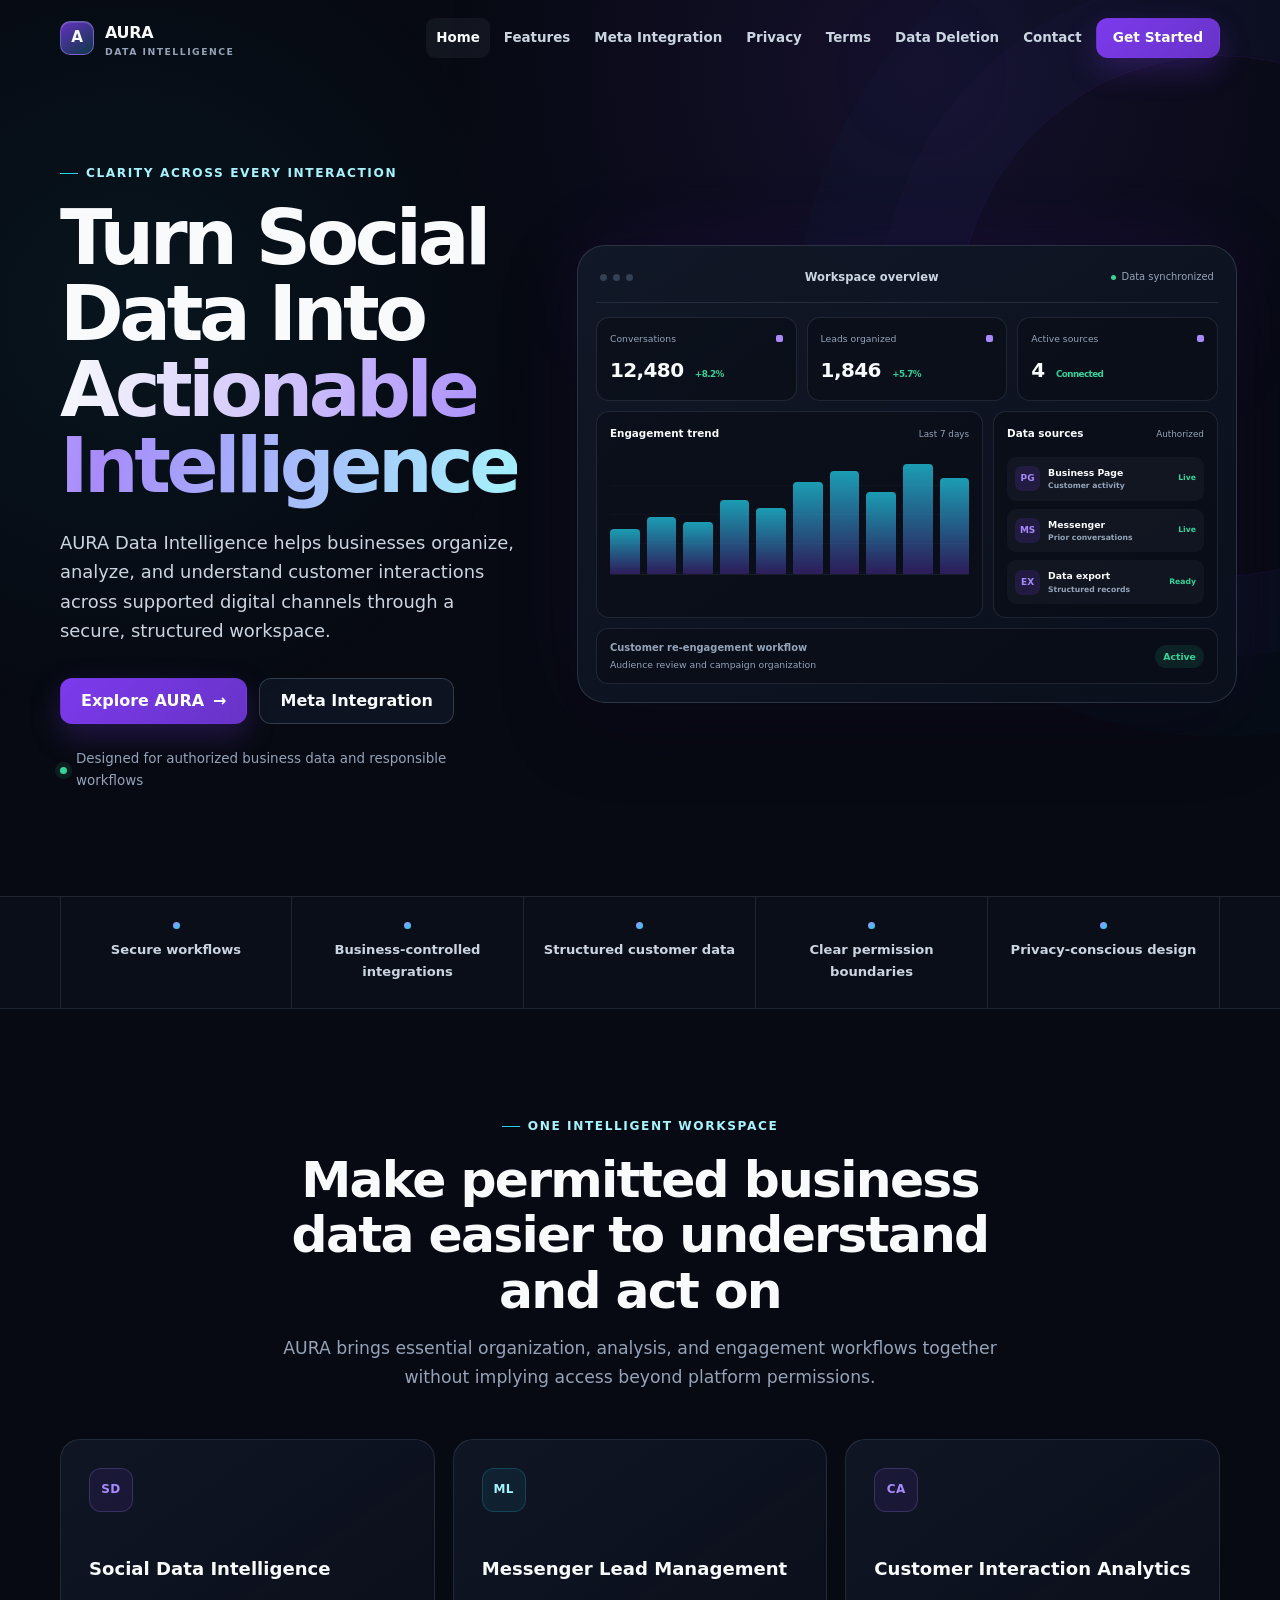
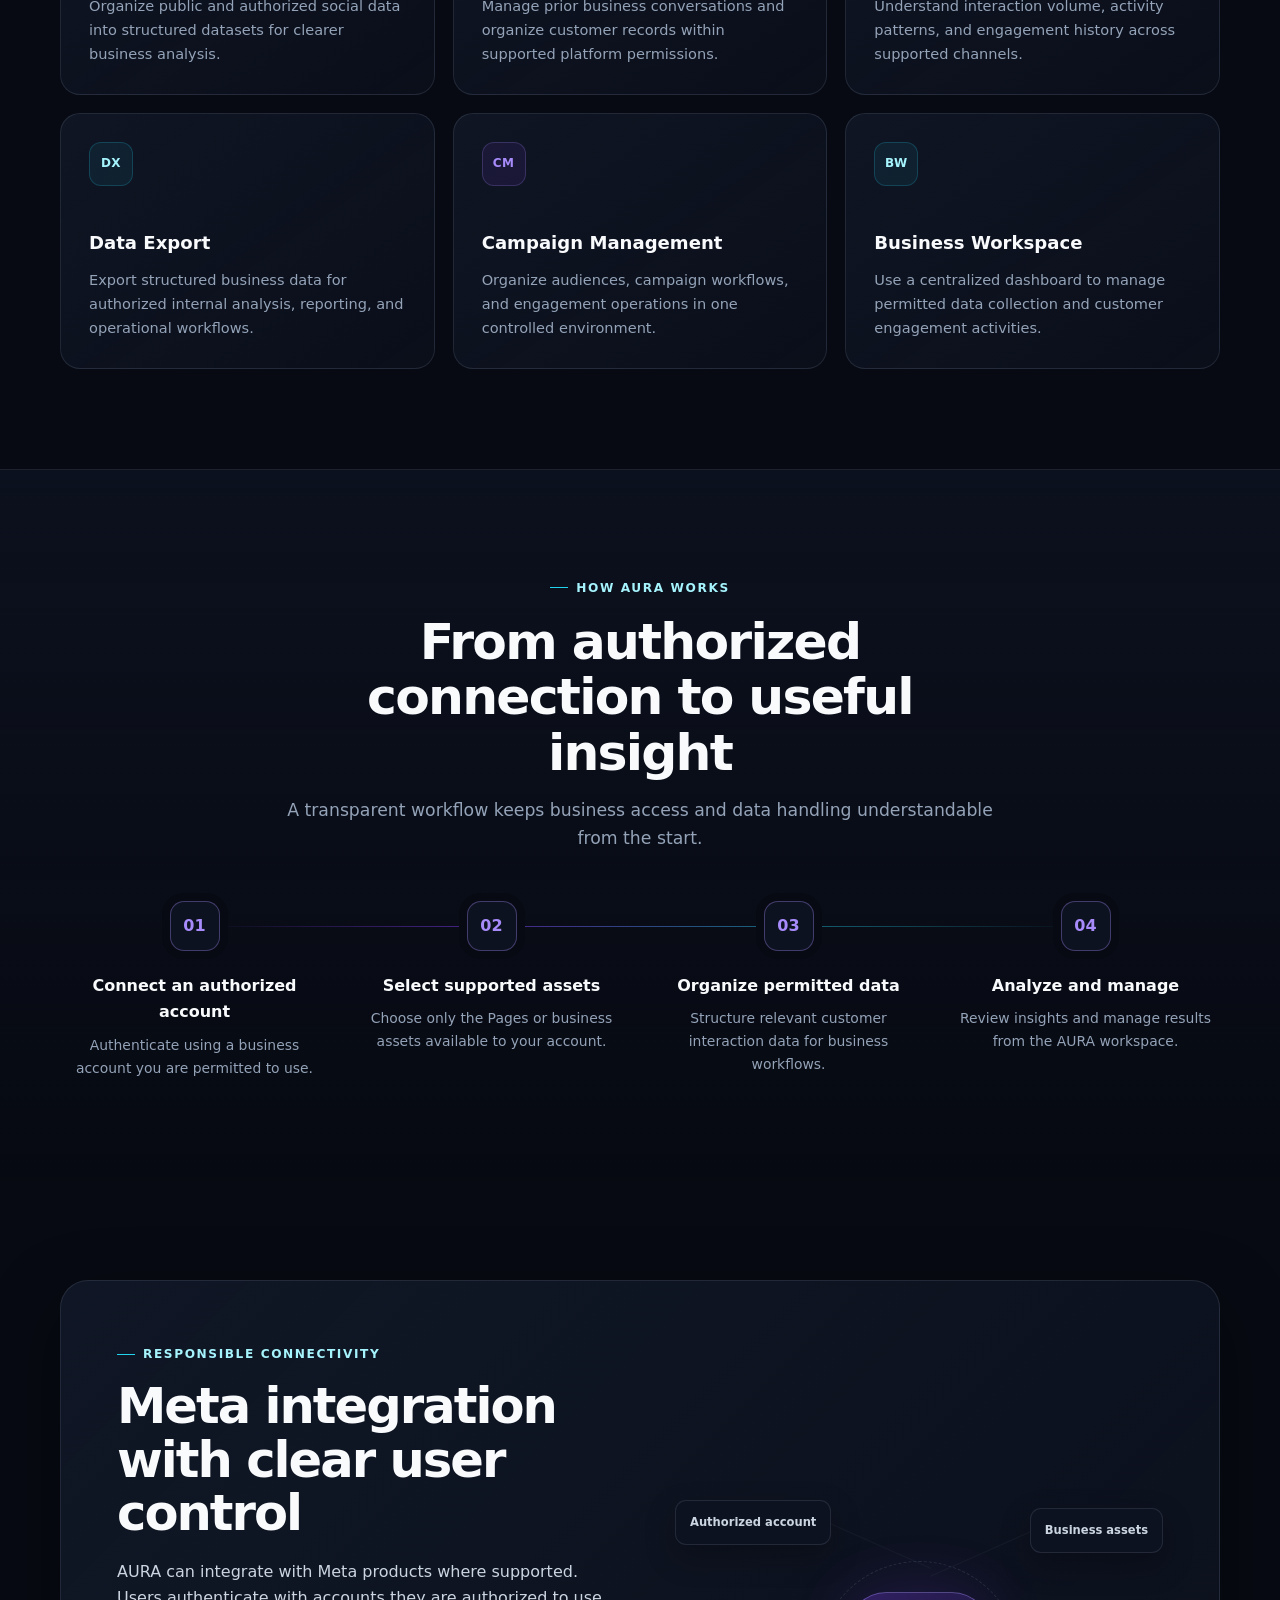
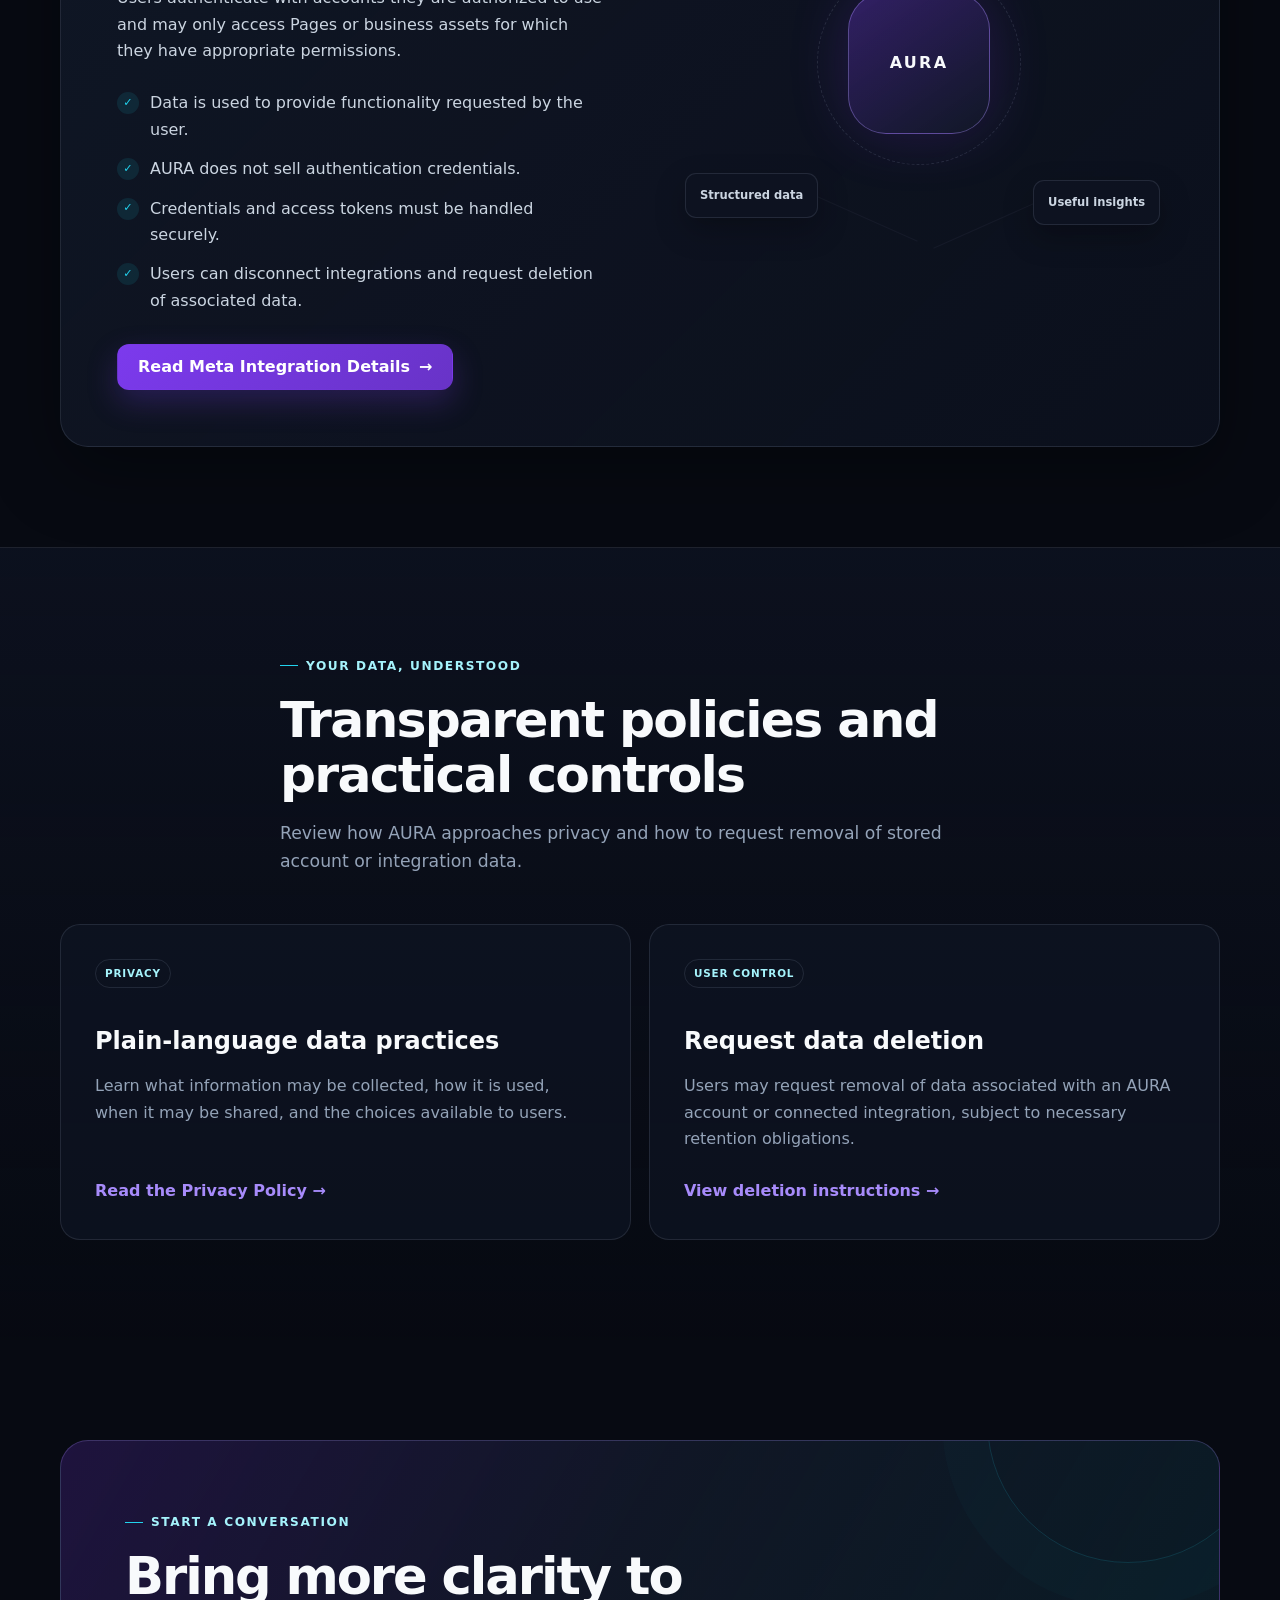
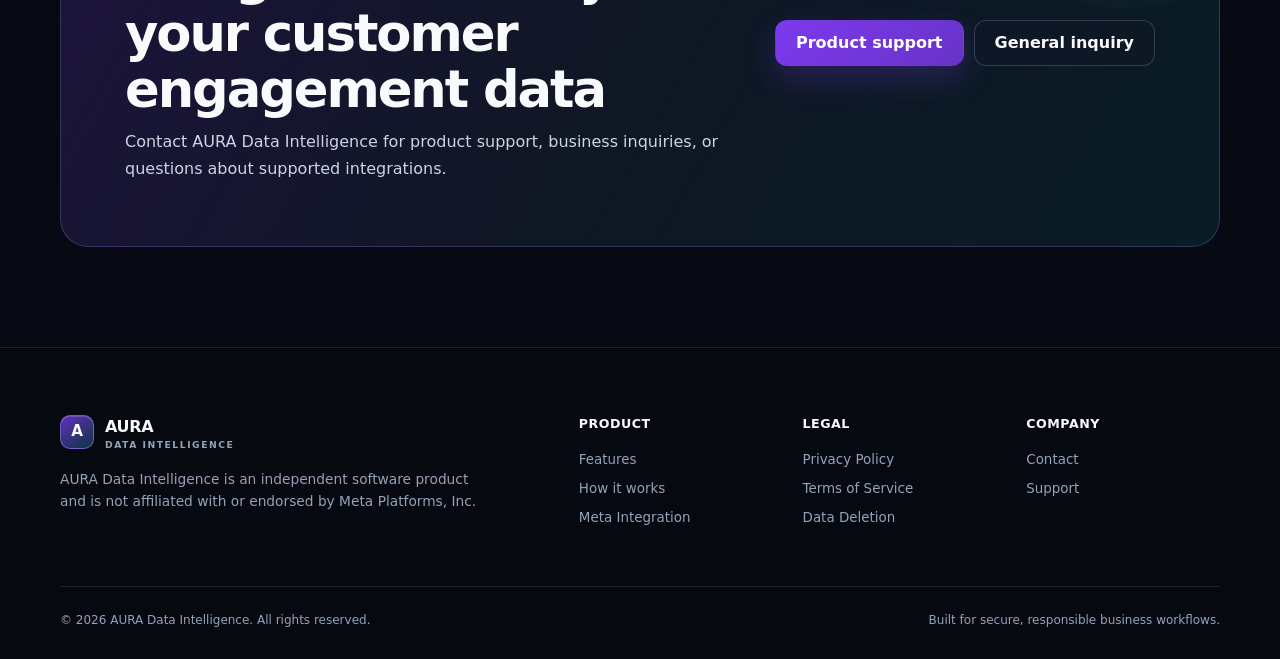
<file: index.html>
<!doctype html>
<html lang="en">
<head>
  <meta charset="utf-8">
  <meta name="viewport" content="width=device-width, initial-scale=1">
  <title>AURA Data Intelligence | Social Data Intelligence Platform</title>
  <meta name="description" content="AURA Data Intelligence helps businesses organize, analyze, and understand authorized customer interactions in a secure, structured workspace.">
  <meta property="og:title" content="AURA Data Intelligence | Social Data Intelligence Platform">
  <meta property="og:description" content="Turn supported social and customer interaction data into actionable business intelligence.">
  <meta property="og:type" content="website">
  <meta property="og:site_name" content="AURA Data Intelligence">
  <meta name="theme-color" content="#070A12">
  <link rel="stylesheet" href="css/styles.css">
  <script src="js/main.js" defer></script>
</head>
<body>
  <a class="skip-link" href="#main-content">Skip to main content</a>
  <header class="site-header">
    <div class="container nav-shell">
      <a class="brand" href="index.html" aria-label="AURA Data Intelligence home">
        <span class="brand-mark" aria-hidden="true"></span>
        <span class="brand-name">AURA <small>Data Intelligence</small></span>
      </a>
      <button class="nav-toggle" type="button" aria-expanded="false" aria-controls="primary-navigation" aria-label="Toggle navigation"><span></span></button>
      <nav class="nav-links" id="primary-navigation" aria-label="Primary navigation">
        <a class="nav-link" href="index.html" aria-current="page">Home</a>
        <a class="nav-link" href="#features">Features</a>
        <a class="nav-link" href="meta-integration.html">Meta Integration</a>
        <a class="nav-link" href="privacy.html">Privacy</a>
        <a class="nav-link" href="terms.html">Terms</a>
        <a class="nav-link" href="data-deletion.html">Data Deletion</a>
        <a class="nav-link" href="#contact">Contact</a>
        <a class="button button-primary button-small" href="#contact">Get Started</a>
      </nav>
    </div>
  </header>

  <main id="main-content">
    <section class="hero">
      <div class="container hero-grid">
        <div class="hero-copy" data-reveal>
          <span class="eyebrow">Clarity across every interaction</span>
          <h1>Turn Social Data Into <span class="gradient-text">Actionable Intelligence</span></h1>
          <p>AURA Data Intelligence helps businesses organize, analyze, and understand customer interactions across supported digital channels through a secure, structured workspace.</p>
          <div class="button-group">
            <a class="button button-primary button-arrow" href="#features">Explore AURA</a>
            <a class="button button-secondary" href="meta-integration.html">Meta Integration</a>
          </div>
          <div class="hero-note">Designed for authorized business data and responsible workflows</div>
        </div>

        <div class="dashboard" role="img" aria-label="Illustrative AURA dashboard showing conversations, leads, engagement, data sources, and campaign status" data-reveal>
          <div class="dashboard-topbar">
            <div class="window-dots" aria-hidden="true"><i></i><i></i><i></i></div>
            <span class="dashboard-title">Workspace overview</span>
            <span class="dashboard-status"><i></i> Data synchronized</span>
          </div>
          <div class="metric-row">
            <div class="metric"><div class="metric-label">Conversations <i></i></div><div class="metric-value">12,480 <span class="metric-change">+8.2%</span></div></div>
            <div class="metric"><div class="metric-label">Leads organized <i></i></div><div class="metric-value">1,846 <span class="metric-change">+5.7%</span></div></div>
            <div class="metric"><div class="metric-label">Active sources <i></i></div><div class="metric-value">4 <span class="metric-change">Connected</span></div></div>
          </div>
          <div class="dash-grid">
            <div class="dash-panel">
              <div class="panel-head"><strong>Engagement trend</strong><span>Last 7 days</span></div>
              <div class="chart" aria-hidden="true">
                <div class="chart-bars"><i style="--h:38%"></i><i style="--h:48%"></i><i style="--h:44%"></i><i style="--h:63%"></i><i style="--h:56%"></i><i style="--h:78%"></i><i style="--h:88%"></i><i style="--h:70%"></i><i style="--h:94%"></i><i style="--h:82%"></i></div>
              </div>
            </div>
            <div class="dash-panel">
              <div class="panel-head"><strong>Data sources</strong><span>Authorized</span></div>
              <div class="sources">
                <div class="source"><span class="source-icon">PG</span><span class="source-name">Business Page<small>Customer activity</small></span><b>Live</b></div>
                <div class="source"><span class="source-icon">MS</span><span class="source-name">Messenger<small>Prior conversations</small></span><b>Live</b></div>
                <div class="source"><span class="source-icon">EX</span><span class="source-name">Data export<small>Structured records</small></span><b>Ready</b></div>
              </div>
            </div>
          </div>
          <div class="campaign"><span><strong>Customer re-engagement workflow</strong>Audience review and campaign organization</span><span class="campaign-state">Active</span></div>
        </div>
      </div>
    </section>

    <section class="trust-strip" aria-label="AURA principles">
      <div class="container trust-grid">
        <div class="trust-item"><i></i>Secure workflows</div>
        <div class="trust-item"><i></i>Business-controlled integrations</div>
        <div class="trust-item"><i></i>Structured customer data</div>
        <div class="trust-item"><i></i>Clear permission boundaries</div>
        <div class="trust-item"><i></i>Privacy-conscious design</div>
      </div>
    </section>

    <section class="section" id="features">
      <div class="container">
        <div class="section-heading center" data-reveal>
          <span class="eyebrow">One intelligent workspace</span>
          <h2>Make permitted business data easier to understand and act on</h2>
          <p>AURA brings essential organization, analysis, and engagement workflows together without implying access beyond platform permissions.</p>
        </div>
        <div class="card-grid">
          <article class="feature-card" data-reveal><div class="feature-icon" aria-hidden="true">SD</div><h3>Social Data Intelligence</h3><p>Organize public and authorized social data into structured datasets for clearer business analysis.</p></article>
          <article class="feature-card" data-reveal><div class="feature-icon" aria-hidden="true">ML</div><h3>Messenger Lead Management</h3><p>Manage prior business conversations and organize customer records within supported platform permissions.</p></article>
          <article class="feature-card" data-reveal><div class="feature-icon" aria-hidden="true">CA</div><h3>Customer Interaction Analytics</h3><p>Understand interaction volume, activity patterns, and engagement history across supported channels.</p></article>
          <article class="feature-card" data-reveal><div class="feature-icon" aria-hidden="true">DX</div><h3>Data Export</h3><p>Export structured business data for authorized internal analysis, reporting, and operational workflows.</p></article>
          <article class="feature-card" data-reveal><div class="feature-icon" aria-hidden="true">CM</div><h3>Campaign Management</h3><p>Organize audiences, campaign workflows, and engagement operations in one controlled environment.</p></article>
          <article class="feature-card" data-reveal><div class="feature-icon" aria-hidden="true">BW</div><h3>Business Workspace</h3><p>Use a centralized dashboard to manage permitted data collection and customer engagement activities.</p></article>
        </div>
      </div>
    </section>

    <section class="section section-alt section-border" id="how-it-works">
      <div class="container">
        <div class="section-heading center" data-reveal>
          <span class="eyebrow">How AURA works</span>
          <h2>From authorized connection to useful insight</h2>
          <p>A transparent workflow keeps business access and data handling understandable from the start.</p>
        </div>
        <div class="process-grid">
          <article class="process-step" data-reveal><div class="step-number">01</div><h3>Connect an authorized account</h3><p>Authenticate using a business account you are permitted to use.</p></article>
          <article class="process-step" data-reveal><div class="step-number">02</div><h3>Select supported assets</h3><p>Choose only the Pages or business assets available to your account.</p></article>
          <article class="process-step" data-reveal><div class="step-number">03</div><h3>Organize permitted data</h3><p>Structure relevant customer interaction data for business workflows.</p></article>
          <article class="process-step" data-reveal><div class="step-number">04</div><h3>Analyze and manage</h3><p>Review insights and manage results from the AURA workspace.</p></article>
        </div>
      </div>
    </section>

    <section class="section" id="meta-integration">
      <div class="container split-panel" data-reveal>
        <div>
          <span class="eyebrow">Responsible connectivity</span>
          <h2>Meta integration with clear user control</h2>
          <p>AURA can integrate with Meta products where supported. Users authenticate with accounts they are authorized to use and may only access Pages or business assets for which they have appropriate permissions.</p>
          <ul class="check-list">
            <li>Data is used to provide functionality requested by the user.</li>
            <li>AURA does not sell authentication credentials.</li>
            <li>Credentials and access tokens must be handled securely.</li>
            <li>Users can disconnect integrations and request deletion of associated data.</li>
          </ul>
          <a class="button button-primary button-arrow" href="meta-integration.html">Read Meta Integration Details</a>
        </div>
        <div class="integration-map" aria-label="Diagram of AURA connecting authorized business assets to organized data and insights">
          <div class="integration-core">AURA</div>
          <div class="integration-node node-one">Authorized account</div>
          <div class="integration-node node-two">Business assets</div>
          <div class="integration-node node-three">Structured data</div>
          <div class="integration-node node-four">Useful insights</div>
        </div>
      </div>
    </section>

    <section class="section section-alt section-border">
      <div class="container">
        <div class="section-heading" data-reveal>
          <span class="eyebrow">Your data, understood</span>
          <h2>Transparent policies and practical controls</h2>
          <p>Review how AURA approaches privacy and how to request removal of stored account or integration data.</p>
        </div>
        <div class="preview-grid">
          <article class="preview-card" data-reveal><span class="tag">Privacy</span><h3>Plain-language data practices</h3><p>Learn what information may be collected, how it is used, when it may be shared, and the choices available to users.</p><a class="text-link" href="privacy.html">Read the Privacy Policy</a></article>
          <article class="preview-card" data-reveal><span class="tag">User control</span><h3>Request data deletion</h3><p>Users may request removal of data associated with an AURA account or connected integration, subject to necessary retention obligations.</p><a class="text-link" href="data-deletion.html">View deletion instructions</a></article>
        </div>
      </div>
    </section>

    <section class="section" id="contact">
      <div class="container contact-band" data-reveal>
        <div class="contact-band-inner">
          <div>
            <span class="eyebrow">Start a conversation</span>
            <h2>Bring more clarity to your customer engagement data</h2>
            <p>Contact AURA Data Intelligence for product support, business inquiries, or questions about supported integrations.</p>
          </div>
          <!-- IMPORTANT: Replace both placeholder email addresses before launch. -->
          <div class="contact-actions">
            <a class="button button-primary" href="mailto:support@yourdomain.com">Product support</a>
            <a class="button button-secondary" href="mailto:contact@yourdomain.com">General inquiry</a>
          </div>
        </div>
      </div>
    </section>
  </main>

  <footer class="site-footer">
    <div class="container">
      <div class="footer-grid">
        <div class="footer-brand">
          <a class="brand" href="index.html"><span class="brand-mark" aria-hidden="true"></span><span class="brand-name">AURA <small>Data Intelligence</small></span></a>
          <p>AURA Data Intelligence is an independent software product and is not affiliated with or endorsed by Meta Platforms, Inc.</p>
        </div>
        <div class="footer-links">
          <div class="footer-column"><strong>Product</strong><a href="#features">Features</a><a href="#how-it-works">How it works</a><a href="meta-integration.html">Meta Integration</a></div>
          <div class="footer-column"><strong>Legal</strong><a href="privacy.html">Privacy Policy</a><a href="terms.html">Terms of Service</a><a href="data-deletion.html">Data Deletion</a></div>
          <div class="footer-column"><strong>Company</strong><a href="contact.html">Contact</a><a href="mailto:support@yourdomain.com">Support</a></div>
        </div>
      </div>
      <div class="footer-bottom"><span>&copy; <span data-year>2026</span> AURA Data Intelligence. All rights reserved.</span><span>Built for secure, responsible business workflows.</span></div>
    </div>
  </footer>
</body>
</html>
</file>
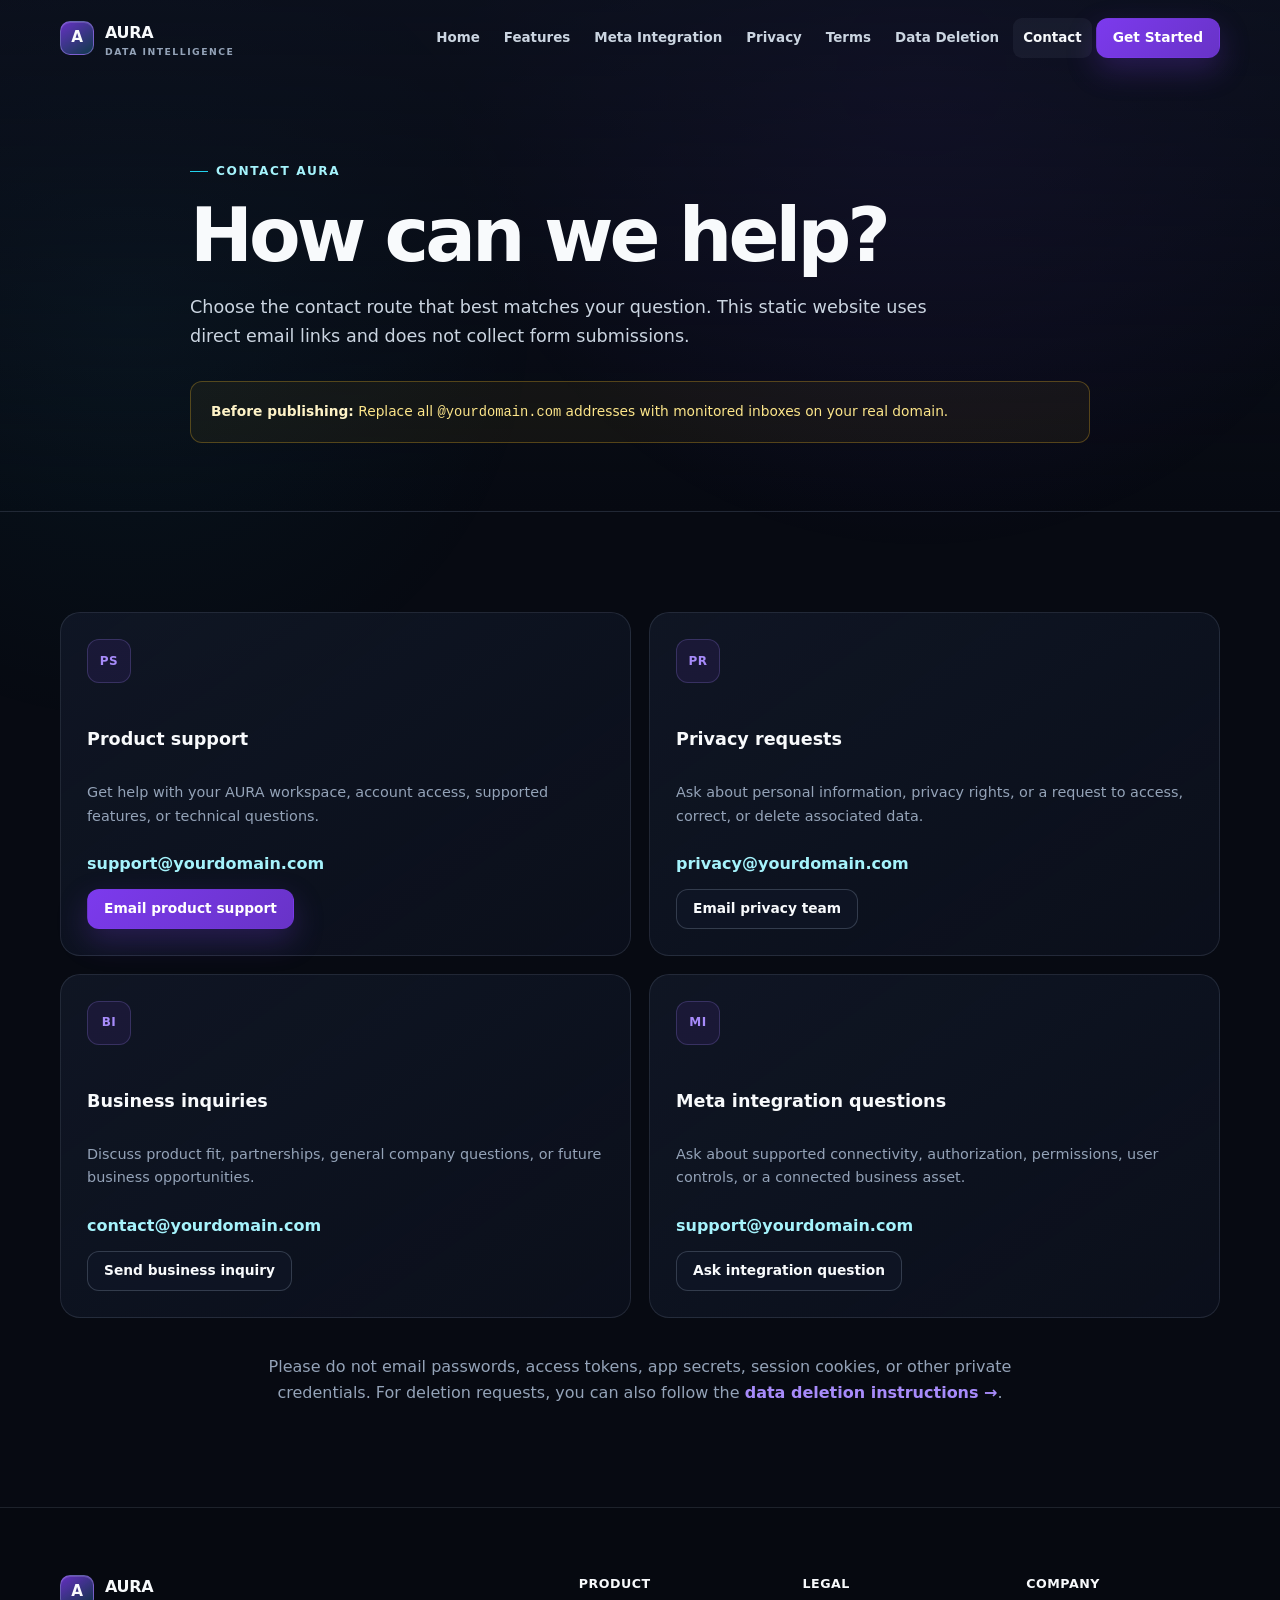
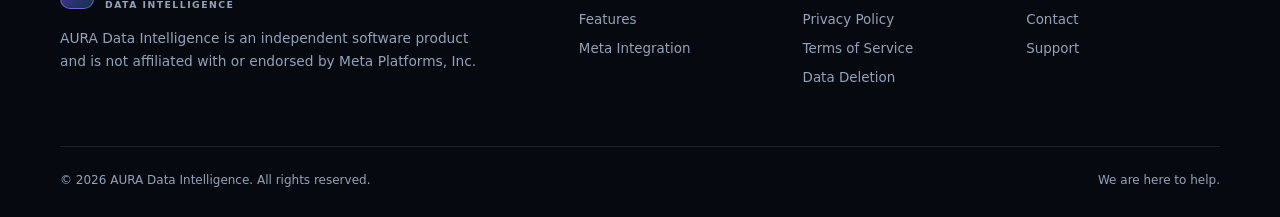
<file: contact.html>
<!doctype html>
<html lang="en">
<head>
  <meta charset="utf-8"><meta name="viewport" content="width=device-width, initial-scale=1">
  <title>Contact | AURA Data Intelligence</title>
  <meta name="description" content="Contact AURA Data Intelligence for product support, privacy requests, business inquiries, or Meta integration questions.">
  <meta property="og:title" content="Contact | AURA Data Intelligence"><meta property="og:description" content="Contact AURA for product, privacy, business, or integration assistance."><meta property="og:type" content="website"><meta property="og:site_name" content="AURA Data Intelligence"><meta name="theme-color" content="#070A12">
  <link rel="stylesheet" href="css/styles.css"><script src="js/main.js" defer></script>
</head>
<body>
  <a class="skip-link" href="#main-content">Skip to main content</a>
  <header class="site-header"><div class="container nav-shell"><a class="brand" href="index.html" aria-label="AURA Data Intelligence home"><span class="brand-mark" aria-hidden="true"></span><span class="brand-name">AURA <small>Data Intelligence</small></span></a><button class="nav-toggle" type="button" aria-expanded="false" aria-controls="primary-navigation" aria-label="Toggle navigation"><span></span></button><nav class="nav-links" id="primary-navigation" aria-label="Primary navigation"><a class="nav-link" href="index.html">Home</a><a class="nav-link" href="index.html#features">Features</a><a class="nav-link" href="meta-integration.html">Meta Integration</a><a class="nav-link" href="privacy.html">Privacy</a><a class="nav-link" href="terms.html">Terms</a><a class="nav-link" href="data-deletion.html">Data Deletion</a><a class="nav-link" href="contact.html" aria-current="page">Contact</a><a class="button button-primary button-small" href="mailto:contact@yourdomain.com">Get Started</a></nav></div></header>
  <main id="main-content">
    <section class="page-hero"><div class="container"><span class="eyebrow">Contact AURA</span><h1>How can we help?</h1><p>Choose the contact route that best matches your question. This static website uses direct email links and does not collect form submissions.</p><div class="notice"><strong>Before publishing:</strong> Replace all <code>@yourdomain.com</code> addresses with monitored inboxes on your real domain.</div></div></section>
    <section class="section"><div class="container">
      <!-- IMPORTANT: Replace every placeholder email address in this file before launch. -->
      <div class="contact-grid">
        <article class="contact-card" data-reveal><div class="feature-icon" aria-hidden="true">PS</div><h2>Product support</h2><p>Get help with your AURA workspace, account access, supported features, or technical questions.</p><a class="email-link" href="mailto:support@yourdomain.com">support@yourdomain.com</a><a class="button button-primary button-small" href="mailto:support@yourdomain.com?subject=AURA%20Product%20Support">Email product support</a></article>
        <article class="contact-card" data-reveal><div class="feature-icon" aria-hidden="true">PR</div><h2>Privacy requests</h2><p>Ask about personal information, privacy rights, or a request to access, correct, or delete associated data.</p><a class="email-link" href="mailto:privacy@yourdomain.com">privacy@yourdomain.com</a><a class="button button-secondary button-small" href="mailto:privacy@yourdomain.com?subject=AURA%20Privacy%20Request">Email privacy team</a></article>
        <article class="contact-card" data-reveal><div class="feature-icon" aria-hidden="true">BI</div><h2>Business inquiries</h2><p>Discuss product fit, partnerships, general company questions, or future business opportunities.</p><a class="email-link" href="mailto:contact@yourdomain.com">contact@yourdomain.com</a><a class="button button-secondary button-small" href="mailto:contact@yourdomain.com?subject=AURA%20Business%20Inquiry">Send business inquiry</a></article>
        <article class="contact-card" data-reveal><div class="feature-icon" aria-hidden="true">MI</div><h2>Meta integration questions</h2><p>Ask about supported connectivity, authorization, permissions, user controls, or a connected business asset.</p><a class="email-link" href="mailto:support@yourdomain.com">support@yourdomain.com</a><a class="button button-secondary button-small" href="mailto:support@yourdomain.com?subject=AURA%20Meta%20Integration%20Question">Ask integration question</a></article>
      </div>
      <p class="support-note">Please do not email passwords, access tokens, app secrets, session cookies, or other private credentials. For deletion requests, you can also follow the <a class="text-link" href="data-deletion.html">data deletion instructions</a>.</p>
    </div></section>
  </main>
  <footer class="site-footer"><div class="container"><div class="footer-grid"><div class="footer-brand"><a class="brand" href="index.html"><span class="brand-mark" aria-hidden="true"></span><span class="brand-name">AURA <small>Data Intelligence</small></span></a><p>AURA Data Intelligence is an independent software product and is not affiliated with or endorsed by Meta Platforms, Inc.</p></div><div class="footer-links"><div class="footer-column"><strong>Product</strong><a href="index.html#features">Features</a><a href="meta-integration.html">Meta Integration</a></div><div class="footer-column"><strong>Legal</strong><a href="privacy.html">Privacy Policy</a><a href="terms.html">Terms of Service</a><a href="data-deletion.html">Data Deletion</a></div><div class="footer-column"><strong>Company</strong><a href="contact.html">Contact</a><a href="mailto:support@yourdomain.com">Support</a></div></div></div><div class="footer-bottom"><span>&copy; <span data-year>2026</span> AURA Data Intelligence. All rights reserved.</span><span>We are here to help.</span></div></div></footer>
</body>
</html>
</file>
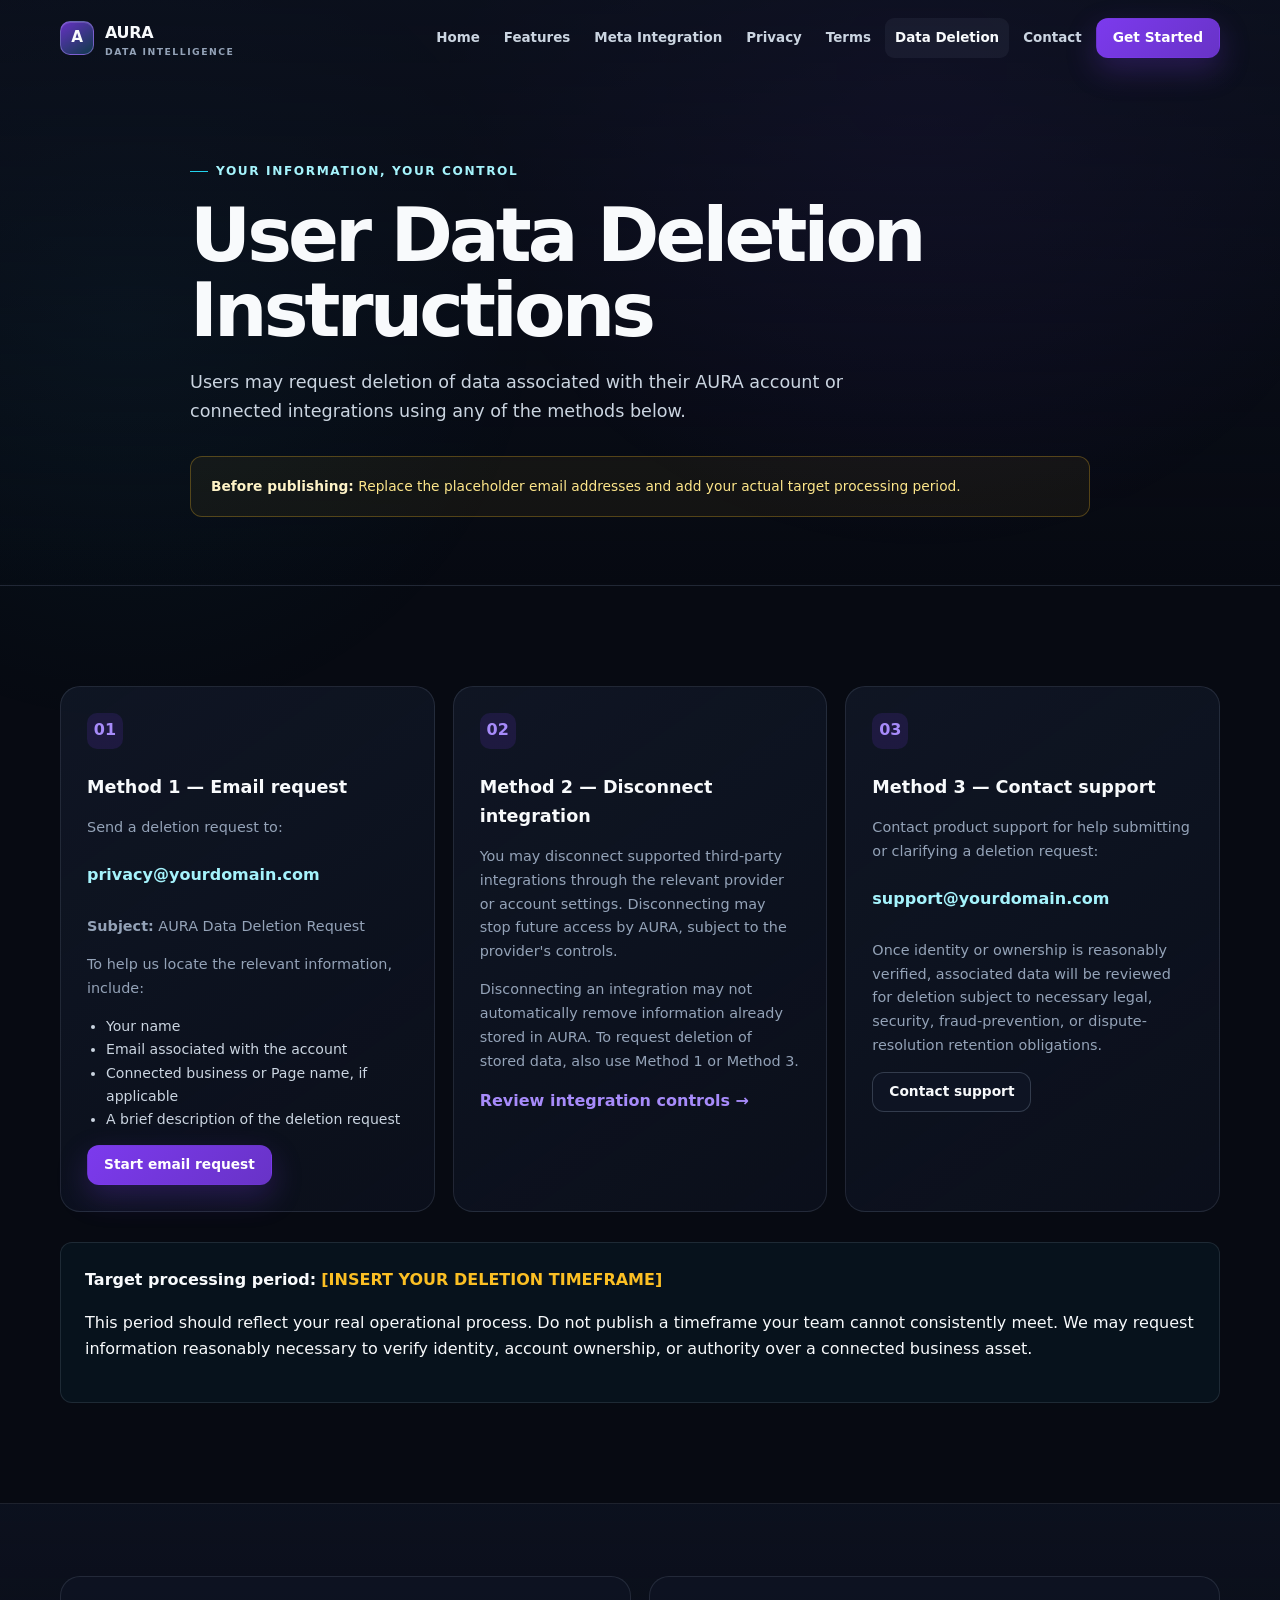
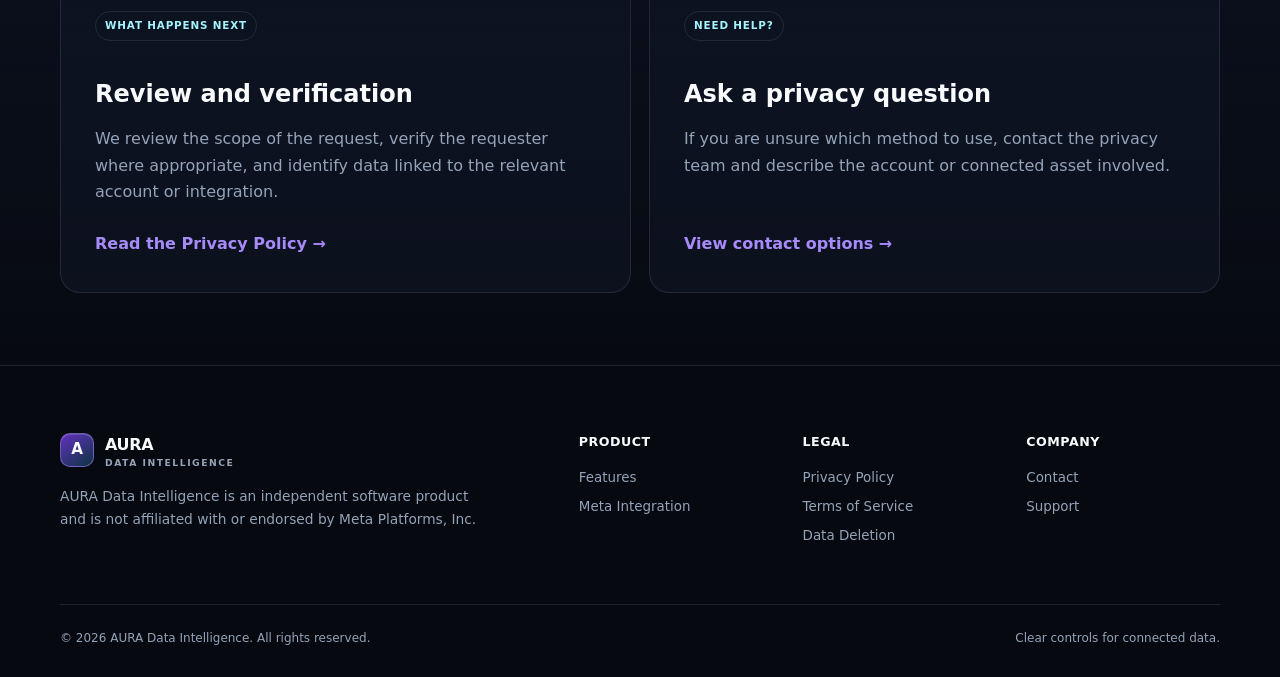
<file: data-deletion.html>
<!doctype html>
<html lang="en">
<head>
  <meta charset="utf-8"><meta name="viewport" content="width=device-width, initial-scale=1">
  <title>Data Deletion | AURA Data Intelligence</title>
  <meta name="description" content="Instructions for requesting deletion of data associated with an AURA account or connected integration.">
  <meta property="og:title" content="Data Deletion | AURA Data Intelligence"><meta property="og:description" content="Request deletion of AURA account or connected integration data."><meta property="og:type" content="website"><meta property="og:site_name" content="AURA Data Intelligence"><meta name="theme-color" content="#070A12">
  <link rel="stylesheet" href="css/styles.css"><script src="js/main.js" defer></script>
</head>
<body>
  <a class="skip-link" href="#main-content">Skip to main content</a>
  <header class="site-header"><div class="container nav-shell"><a class="brand" href="index.html" aria-label="AURA Data Intelligence home"><span class="brand-mark" aria-hidden="true"></span><span class="brand-name">AURA <small>Data Intelligence</small></span></a><button class="nav-toggle" type="button" aria-expanded="false" aria-controls="primary-navigation" aria-label="Toggle navigation"><span></span></button><nav class="nav-links" id="primary-navigation" aria-label="Primary navigation"><a class="nav-link" href="index.html">Home</a><a class="nav-link" href="index.html#features">Features</a><a class="nav-link" href="meta-integration.html">Meta Integration</a><a class="nav-link" href="privacy.html">Privacy</a><a class="nav-link" href="terms.html">Terms</a><a class="nav-link" href="data-deletion.html" aria-current="page">Data Deletion</a><a class="nav-link" href="contact.html">Contact</a><a class="button button-primary button-small" href="contact.html">Get Started</a></nav></div></header>
  <main id="main-content">
    <section class="page-hero"><div class="container"><span class="eyebrow">Your information, your control</span><h1>User Data Deletion Instructions</h1><p>Users may request deletion of data associated with their AURA account or connected integrations using any of the methods below.</p><div class="notice"><strong>Before publishing:</strong> Replace the placeholder email addresses and add your actual target processing period.</div></div></section>
    <section class="section"><div class="container">
      <div class="method-grid">
        <article class="method-card" data-reveal><div class="method-number">01</div><h2>Method 1 — Email request</h2><p>Send a deletion request to:</p><!-- IMPORTANT: Replace this placeholder privacy email before launch. --><a class="email-link" href="mailto:privacy@yourdomain.com?subject=AURA%20Data%20Deletion%20Request">privacy@yourdomain.com</a><p><strong>Subject:</strong> AURA Data Deletion Request</p><p>To help us locate the relevant information, include:</p><ul><li>Your name</li><li>Email associated with the account</li><li>Connected business or Page name, if applicable</li><li>A brief description of the deletion request</li></ul><a class="button button-primary button-small" href="mailto:privacy@yourdomain.com?subject=AURA%20Data%20Deletion%20Request">Start email request</a></article>
        <article class="method-card" data-reveal><div class="method-number">02</div><h2>Method 2 — Disconnect integration</h2><p>You may disconnect supported third-party integrations through the relevant provider or account settings. Disconnecting may stop future access by AURA, subject to the provider's controls.</p><p>Disconnecting an integration may not automatically remove information already stored in AURA. To request deletion of stored data, also use Method 1 or Method 3.</p><a class="text-link" href="meta-integration.html">Review integration controls</a></article>
        <article class="method-card" data-reveal><div class="method-number">03</div><h2>Method 3 — Contact support</h2><p>Contact product support for help submitting or clarifying a deletion request:</p><!-- IMPORTANT: Replace this placeholder support email before launch. --><a class="email-link" href="mailto:support@yourdomain.com?subject=AURA%20Data%20Deletion%20Request">support@yourdomain.com</a><p>Once identity or ownership is reasonably verified, associated data will be reviewed for deletion subject to necessary legal, security, fraud-prevention, or dispute-resolution retention obligations.</p><a class="button button-secondary button-small" href="mailto:support@yourdomain.com?subject=AURA%20Data%20Deletion%20Request">Contact support</a></article>
      </div>
      <div class="timeline-note" data-reveal><strong>Target processing period:</strong> <span class="placeholder">[INSERT YOUR DELETION TIMEFRAME]</span><p>This period should reflect your real operational process. Do not publish a timeframe your team cannot consistently meet. We may request information reasonably necessary to verify identity, account ownership, or authority over a connected business asset.</p></div>
    </div></section>
    <section class="section-tight section-alt section-border"><div class="container preview-grid"><article class="preview-card" data-reveal><span class="tag">What happens next</span><h3>Review and verification</h3><p>We review the scope of the request, verify the requester where appropriate, and identify data linked to the relevant account or integration.</p><a class="text-link" href="privacy.html">Read the Privacy Policy</a></article><article class="preview-card" data-reveal><span class="tag">Need help?</span><h3>Ask a privacy question</h3><p>If you are unsure which method to use, contact the privacy team and describe the account or connected asset involved.</p><a class="text-link" href="contact.html">View contact options</a></article></div></section>
  </main>
  <footer class="site-footer"><div class="container"><div class="footer-grid"><div class="footer-brand"><a class="brand" href="index.html"><span class="brand-mark" aria-hidden="true"></span><span class="brand-name">AURA <small>Data Intelligence</small></span></a><p>AURA Data Intelligence is an independent software product and is not affiliated with or endorsed by Meta Platforms, Inc.</p></div><div class="footer-links"><div class="footer-column"><strong>Product</strong><a href="index.html#features">Features</a><a href="meta-integration.html">Meta Integration</a></div><div class="footer-column"><strong>Legal</strong><a href="privacy.html">Privacy Policy</a><a href="terms.html">Terms of Service</a><a href="data-deletion.html">Data Deletion</a></div><div class="footer-column"><strong>Company</strong><a href="contact.html">Contact</a><a href="mailto:support@yourdomain.com">Support</a></div></div></div><div class="footer-bottom"><span>&copy; <span data-year>2026</span> AURA Data Intelligence. All rights reserved.</span><span>Clear controls for connected data.</span></div></div></footer>
</body>
</html>
</file>
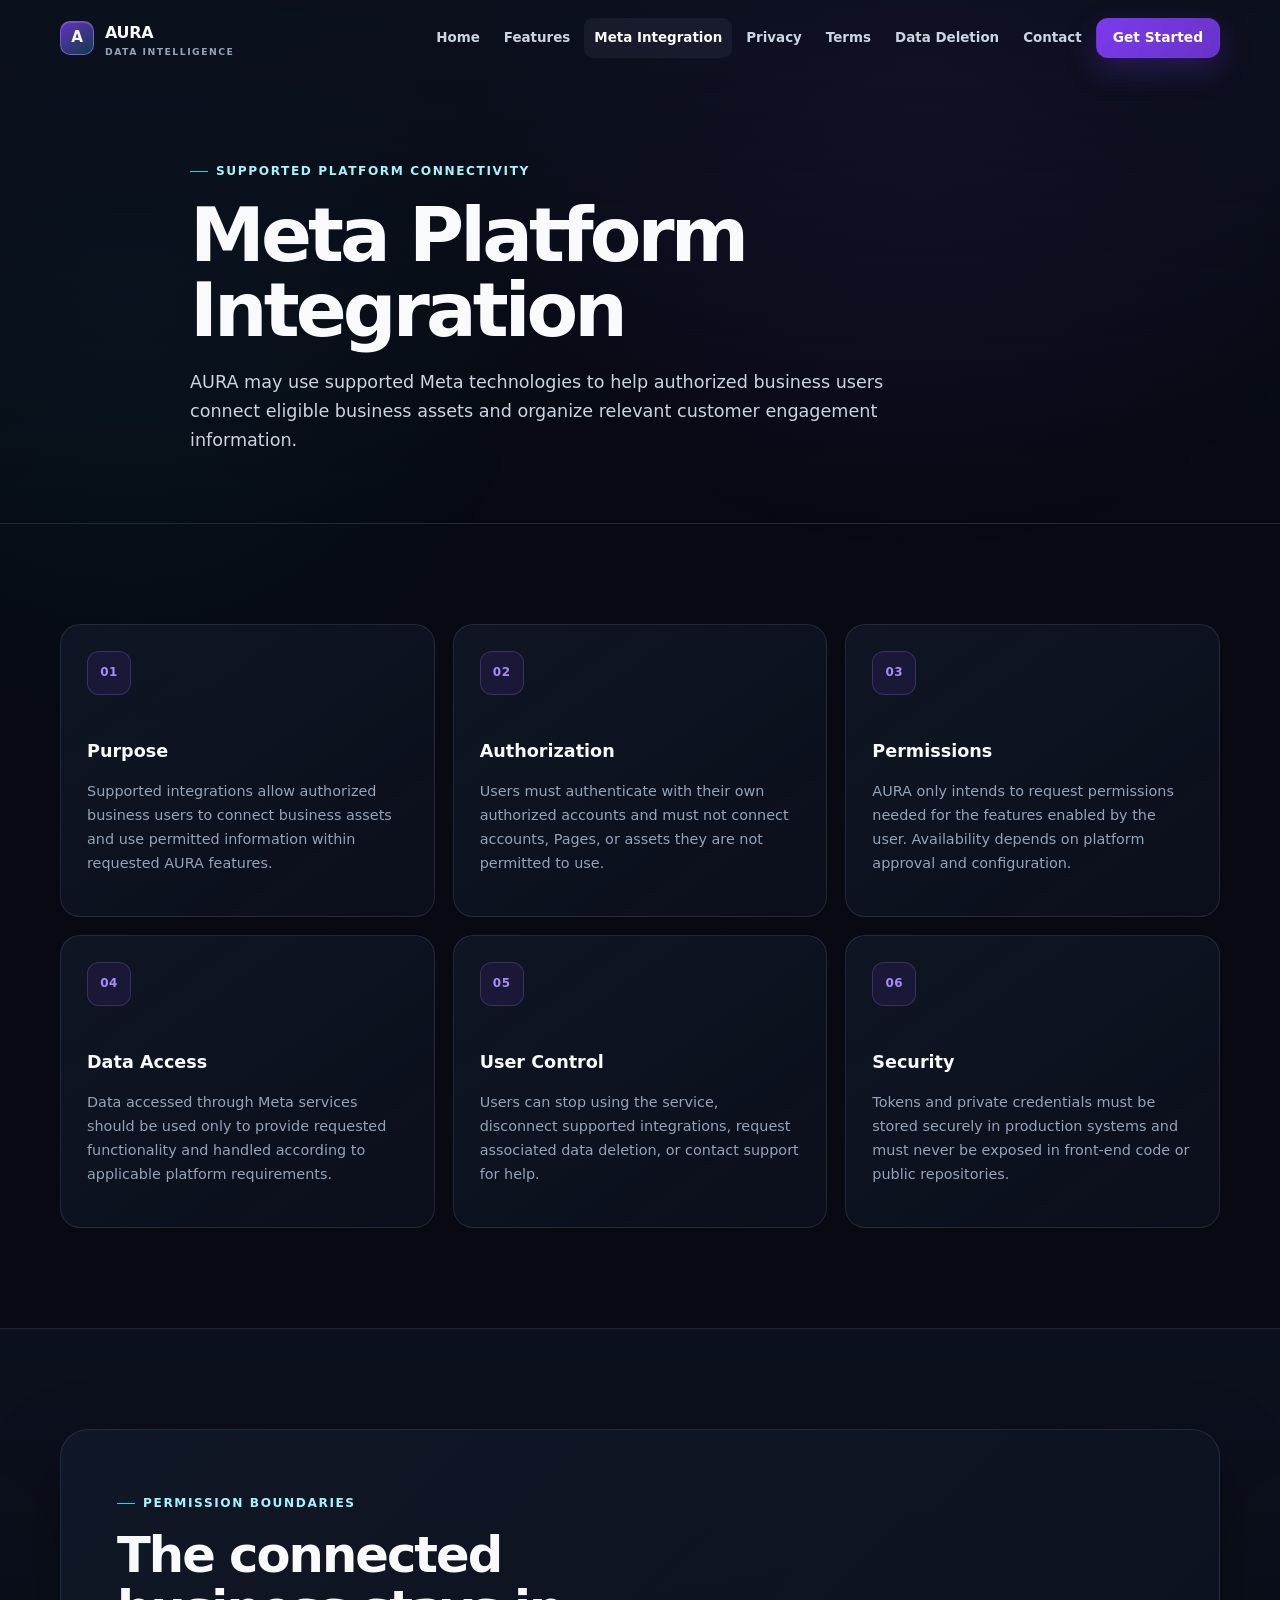
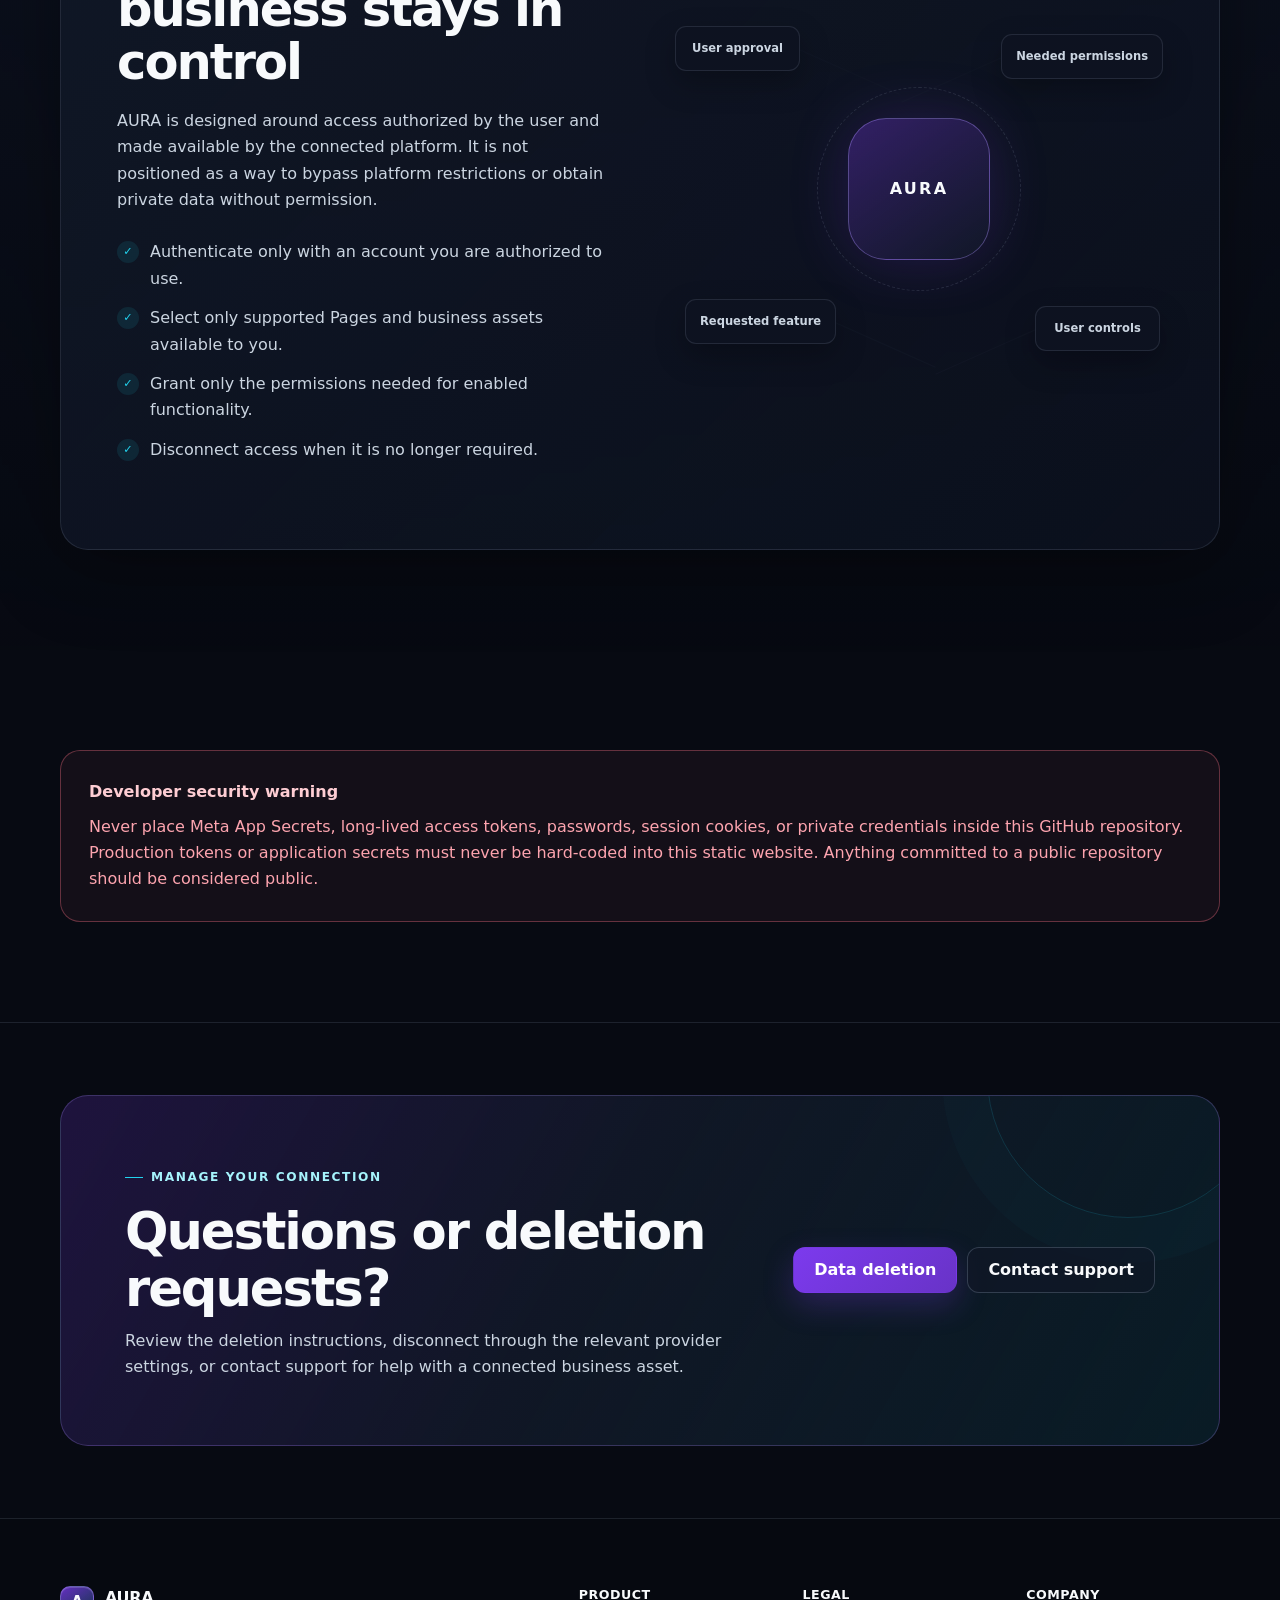
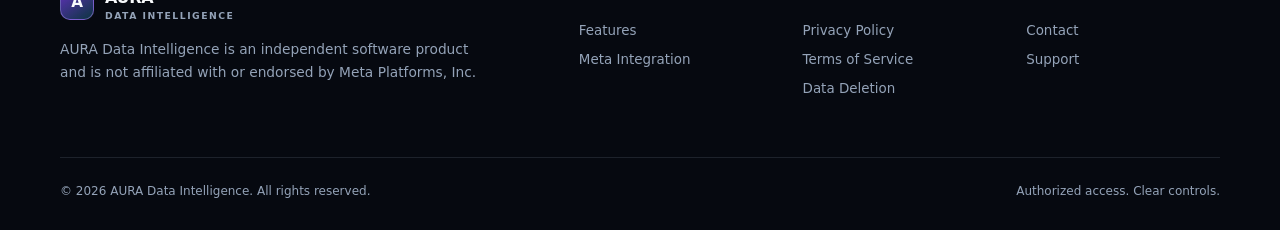
<file: meta-integration.html>
<!doctype html>
<html lang="en">
<head>
  <meta charset="utf-8"><meta name="viewport" content="width=device-width, initial-scale=1">
  <title>Meta Integration | AURA Data Intelligence</title>
  <meta name="description" content="Learn how AURA Data Intelligence approaches authorized Meta platform connections, permissions, data access, user control, and credential security.">
  <meta property="og:title" content="Meta Integration | AURA Data Intelligence"><meta property="og:description" content="Authorized business access, limited permissions, user control, and responsible data handling."><meta property="og:type" content="website"><meta property="og:site_name" content="AURA Data Intelligence"><meta name="theme-color" content="#070A12">
  <link rel="stylesheet" href="css/styles.css"><script src="js/main.js" defer></script>
</head>
<body>
  <a class="skip-link" href="#main-content">Skip to main content</a>
  <header class="site-header"><div class="container nav-shell"><a class="brand" href="index.html" aria-label="AURA Data Intelligence home"><span class="brand-mark" aria-hidden="true"></span><span class="brand-name">AURA <small>Data Intelligence</small></span></a><button class="nav-toggle" type="button" aria-expanded="false" aria-controls="primary-navigation" aria-label="Toggle navigation"><span></span></button><nav class="nav-links" id="primary-navigation" aria-label="Primary navigation"><a class="nav-link" href="index.html">Home</a><a class="nav-link" href="index.html#features">Features</a><a class="nav-link" href="meta-integration.html" aria-current="page">Meta Integration</a><a class="nav-link" href="privacy.html">Privacy</a><a class="nav-link" href="terms.html">Terms</a><a class="nav-link" href="data-deletion.html">Data Deletion</a><a class="nav-link" href="contact.html">Contact</a><a class="button button-primary button-small" href="contact.html">Get Started</a></nav></div></header>
  <main id="main-content">
    <section class="page-hero"><div class="container"><span class="eyebrow">Supported platform connectivity</span><h1>Meta Platform Integration</h1><p>AURA may use supported Meta technologies to help authorized business users connect eligible business assets and organize relevant customer engagement information.</p></div></section>
    <section class="section"><div class="container">
      <div class="principle-grid">
        <article class="principle-card" data-reveal><div class="feature-icon" aria-hidden="true">01</div><h2>Purpose</h2><p>Supported integrations allow authorized business users to connect business assets and use permitted information within requested AURA features.</p></article>
        <article class="principle-card" data-reveal><div class="feature-icon" aria-hidden="true">02</div><h2>Authorization</h2><p>Users must authenticate with their own authorized accounts and must not connect accounts, Pages, or assets they are not permitted to use.</p></article>
        <article class="principle-card" data-reveal><div class="feature-icon" aria-hidden="true">03</div><h2>Permissions</h2><p>AURA only intends to request permissions needed for the features enabled by the user. Availability depends on platform approval and configuration.</p></article>
        <article class="principle-card" data-reveal><div class="feature-icon" aria-hidden="true">04</div><h2>Data Access</h2><p>Data accessed through Meta services should be used only to provide requested functionality and handled according to applicable platform requirements.</p></article>
        <article class="principle-card" data-reveal><div class="feature-icon" aria-hidden="true">05</div><h2>User Control</h2><p>Users can stop using the service, disconnect supported integrations, request associated data deletion, or contact support for help.</p></article>
        <article class="principle-card" data-reveal><div class="feature-icon" aria-hidden="true">06</div><h2>Security</h2><p>Tokens and private credentials must be stored securely in production systems and must never be exposed in front-end code or public repositories.</p></article>
      </div>
    </div></section>
    <section class="section section-alt section-border"><div class="container split-panel" data-reveal><div><span class="eyebrow">Permission boundaries</span><h2>The connected business stays in control</h2><p>AURA is designed around access authorized by the user and made available by the connected platform. It is not positioned as a way to bypass platform restrictions or obtain private data without permission.</p><ul class="check-list"><li>Authenticate only with an account you are authorized to use.</li><li>Select only supported Pages and business assets available to you.</li><li>Grant only the permissions needed for enabled functionality.</li><li>Disconnect access when it is no longer required.</li></ul></div><div class="integration-map" aria-label="Authorized connection workflow"><div class="integration-core">AURA</div><div class="integration-node node-one">User approval</div><div class="integration-node node-two">Needed permissions</div><div class="integration-node node-three">Requested feature</div><div class="integration-node node-four">User controls</div></div></div></section>
    <section class="section"><div class="container"><div class="warning-box" data-reveal><strong>Developer security warning</strong><p>Never place Meta App Secrets, long-lived access tokens, passwords, session cookies, or private credentials inside this GitHub repository. Production tokens or application secrets must never be hard-coded into this static website. Anything committed to a public repository should be considered public.</p></div></div></section>
    <section class="section-tight section-border"><div class="container contact-band" data-reveal><div class="contact-band-inner"><div><span class="eyebrow">Manage your connection</span><h2>Questions or deletion requests?</h2><p>Review the deletion instructions, disconnect through the relevant provider settings, or contact support for help with a connected business asset.</p></div><div class="contact-actions"><a class="button button-primary" href="data-deletion.html">Data deletion</a><a class="button button-secondary" href="contact.html">Contact support</a></div></div></div></section>
  </main>
  <footer class="site-footer"><div class="container"><div class="footer-grid"><div class="footer-brand"><a class="brand" href="index.html"><span class="brand-mark" aria-hidden="true"></span><span class="brand-name">AURA <small>Data Intelligence</small></span></a><p>AURA Data Intelligence is an independent software product and is not affiliated with or endorsed by Meta Platforms, Inc.</p></div><div class="footer-links"><div class="footer-column"><strong>Product</strong><a href="index.html#features">Features</a><a href="meta-integration.html">Meta Integration</a></div><div class="footer-column"><strong>Legal</strong><a href="privacy.html">Privacy Policy</a><a href="terms.html">Terms of Service</a><a href="data-deletion.html">Data Deletion</a></div><div class="footer-column"><strong>Company</strong><a href="contact.html">Contact</a><a href="mailto:support@yourdomain.com">Support</a></div></div></div><div class="footer-bottom"><span>&copy; <span data-year>2026</span> AURA Data Intelligence. All rights reserved.</span><span>Authorized access. Clear controls.</span></div></div></footer>
</body>
</html>
</file>
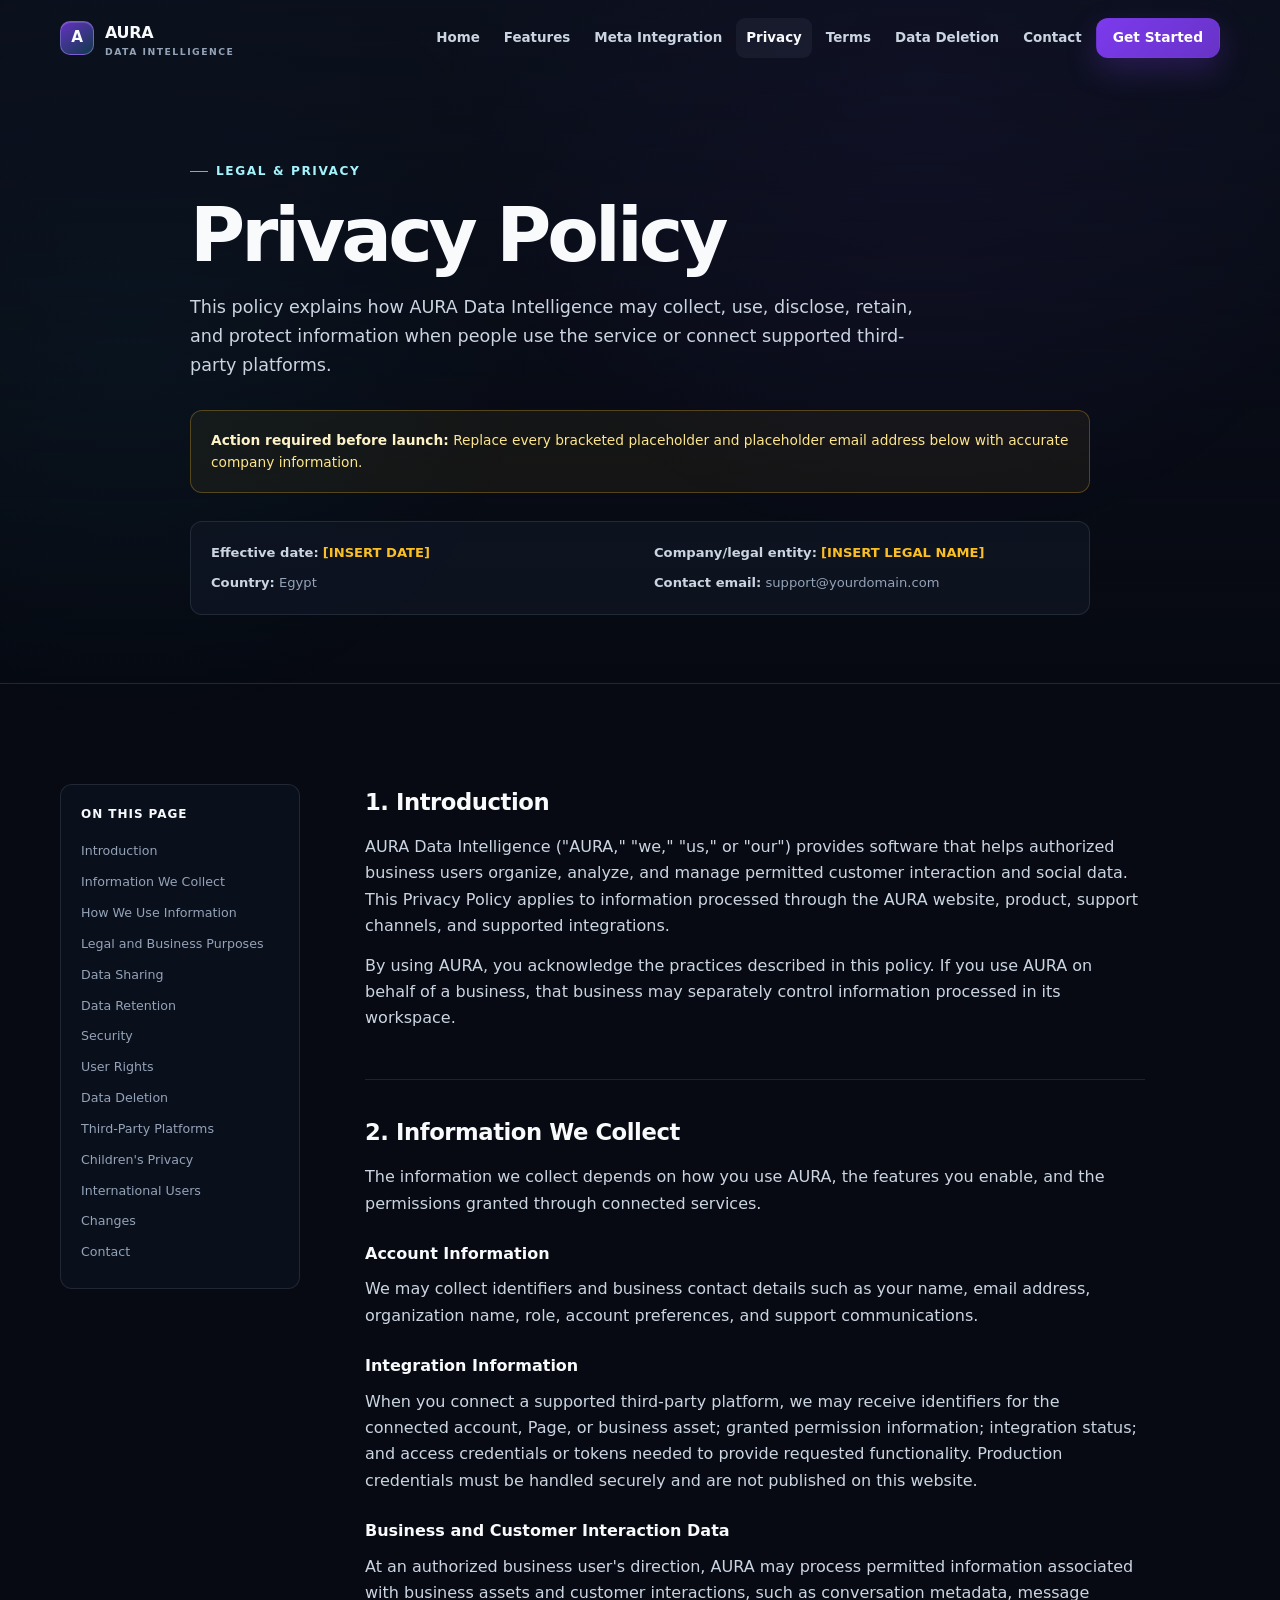
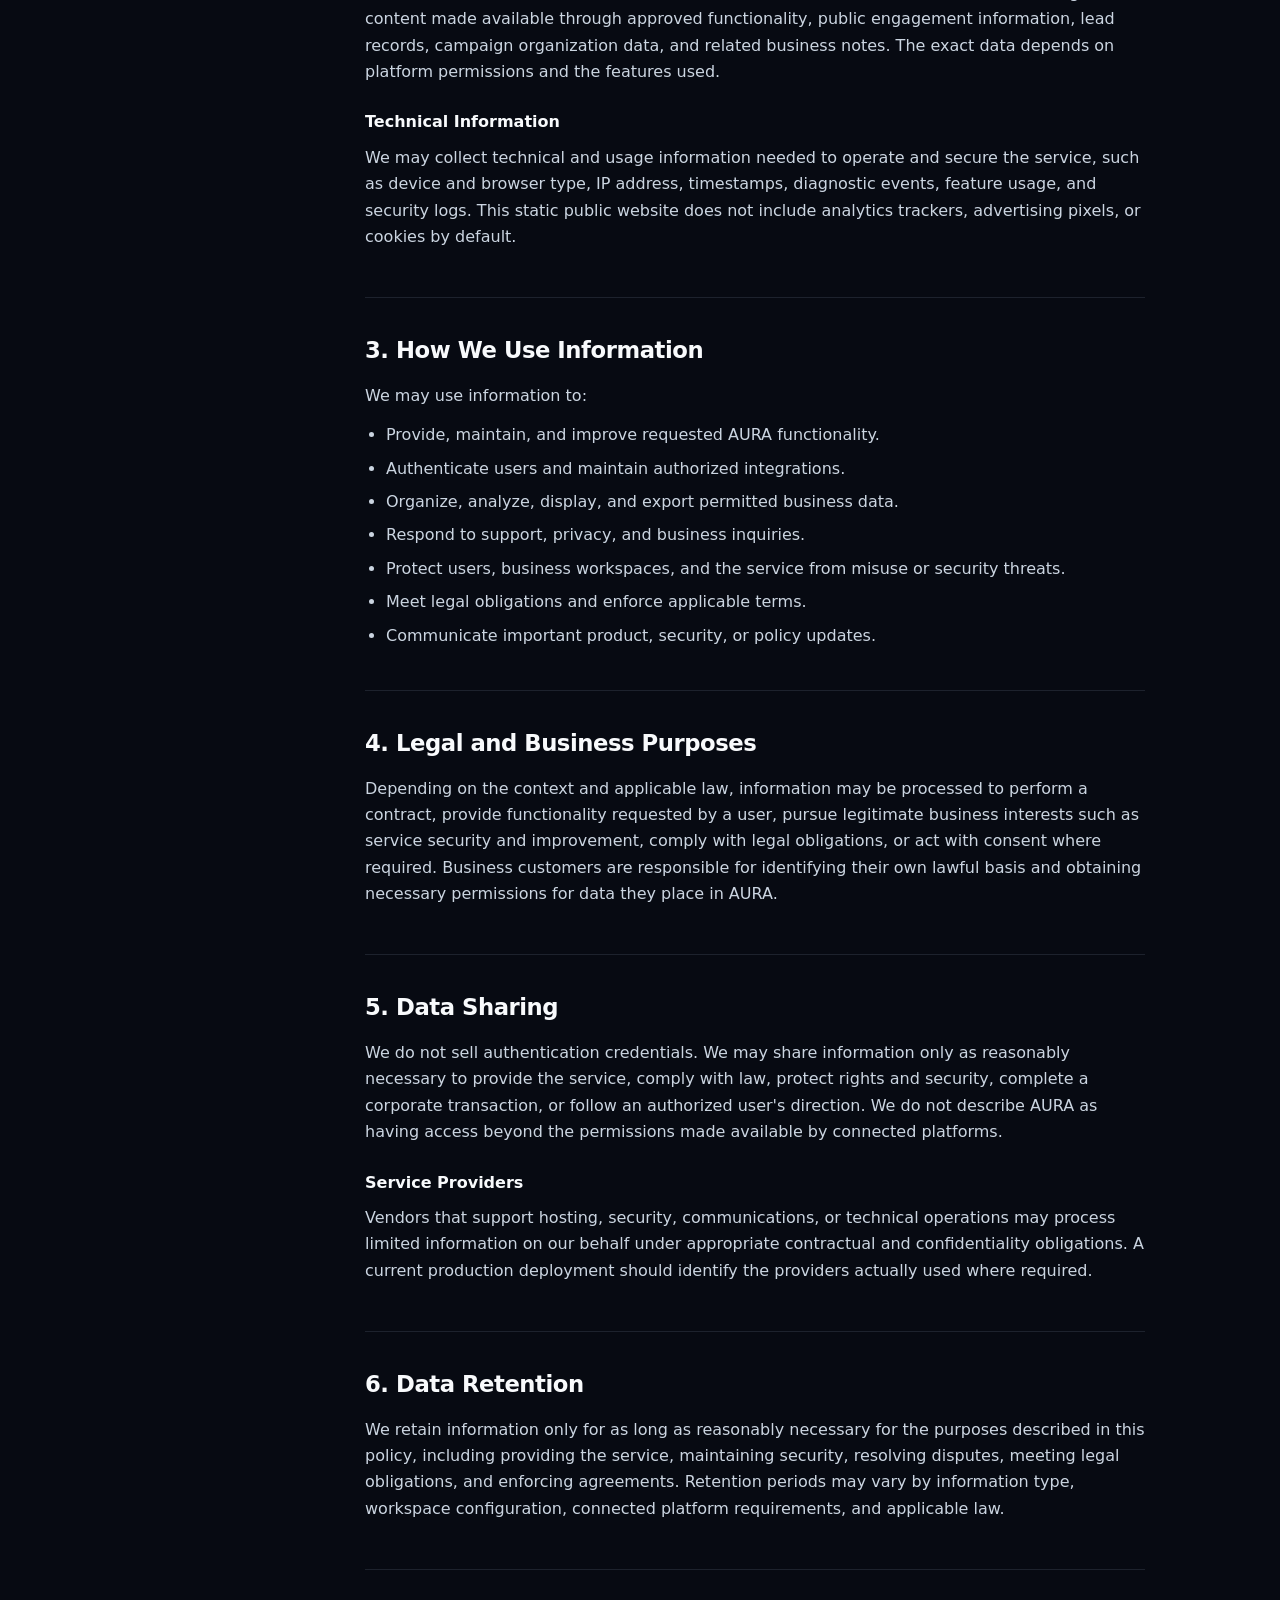
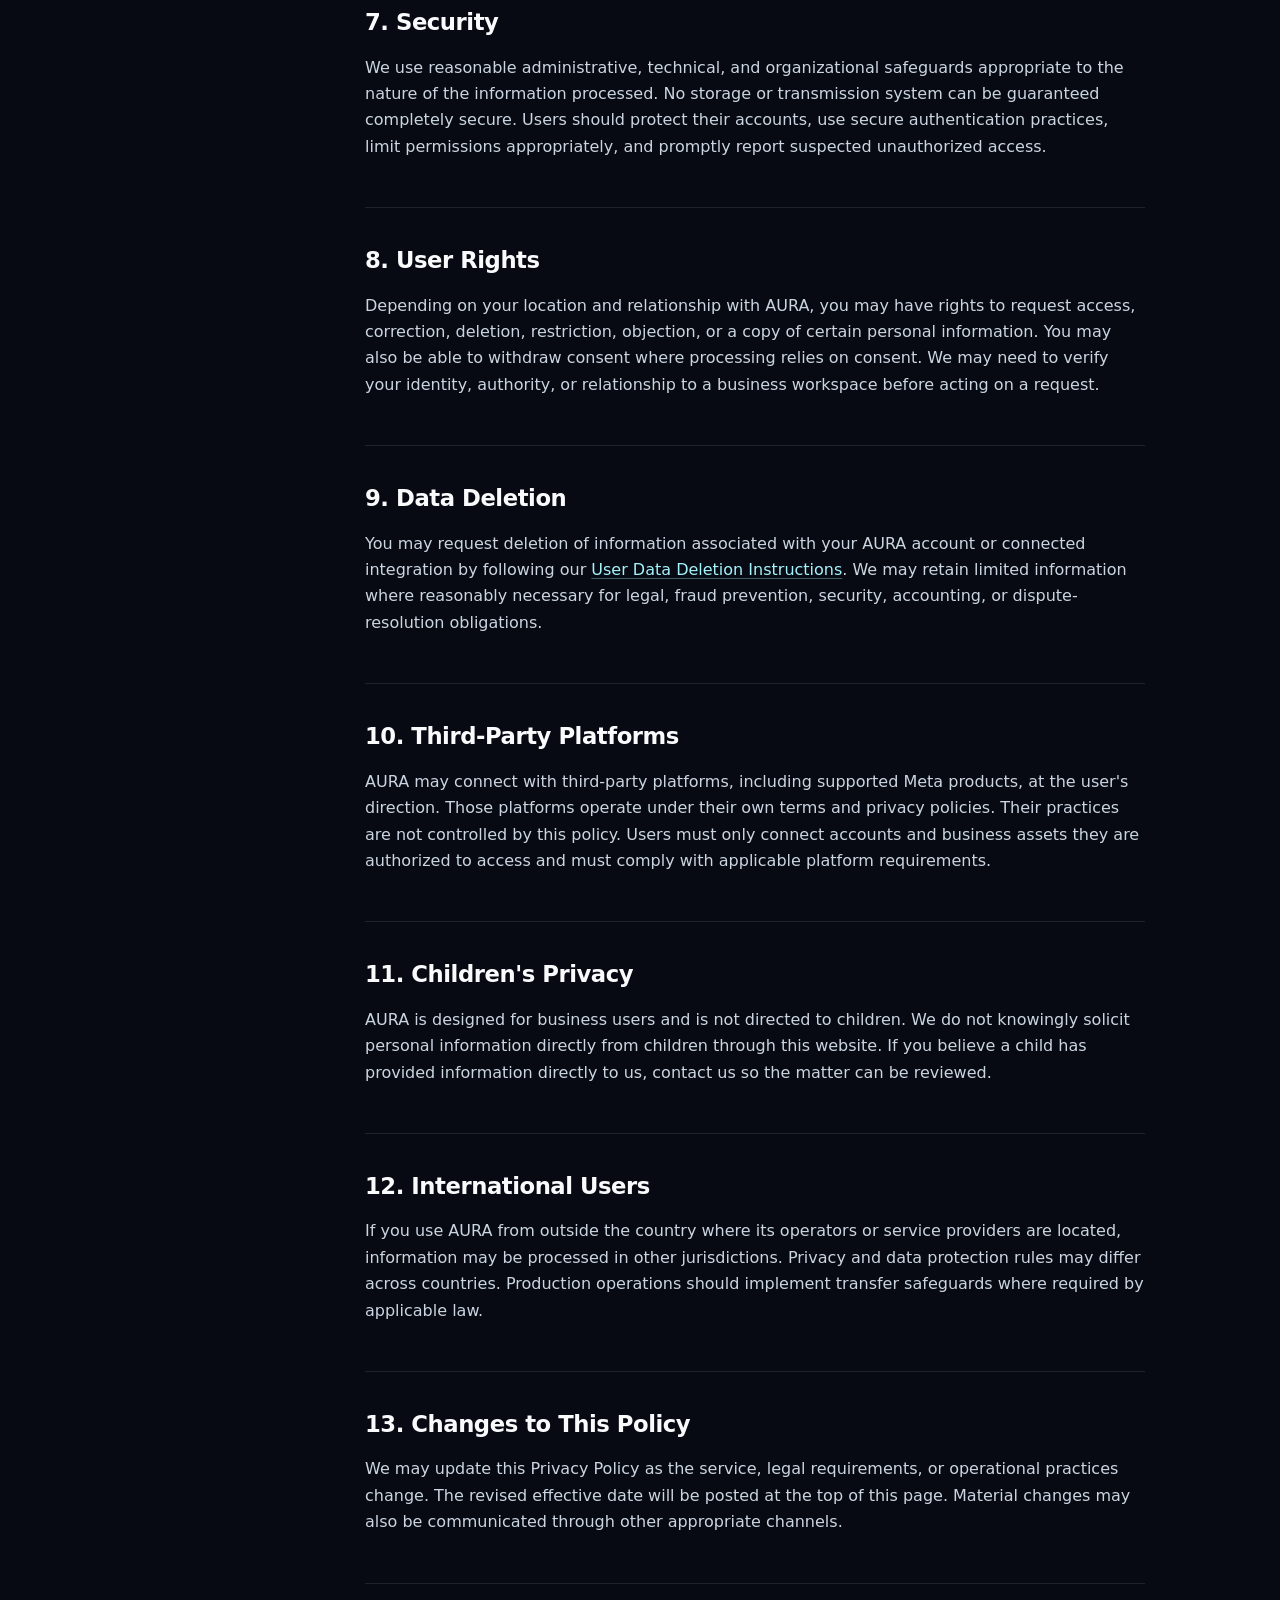
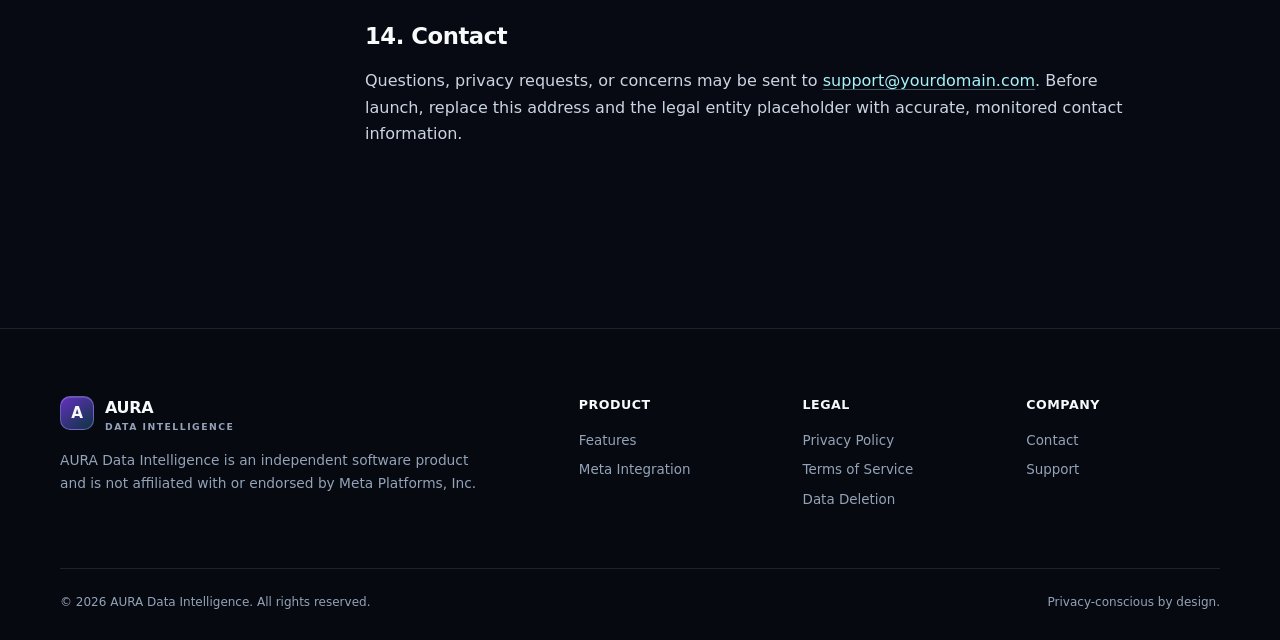
<file: privacy.html>
<!doctype html>
<html lang="en">
<head>
  <meta charset="utf-8">
  <meta name="viewport" content="width=device-width, initial-scale=1">
  <title>Privacy Policy | AURA Data Intelligence</title>
  <meta name="description" content="Read the AURA Data Intelligence Privacy Policy, including information collection, use, sharing, retention, security, user rights, and deletion.">
  <meta property="og:title" content="Privacy Policy | AURA Data Intelligence">
  <meta property="og:description" content="How AURA Data Intelligence collects, uses, protects, and deletes information.">
  <meta property="og:type" content="website"><meta property="og:site_name" content="AURA Data Intelligence"><meta name="theme-color" content="#070A12">
  <link rel="stylesheet" href="css/styles.css"><script src="js/main.js" defer></script>
</head>
<body>
  <a class="skip-link" href="#main-content">Skip to main content</a>
  <header class="site-header"><div class="container nav-shell">
    <a class="brand" href="index.html" aria-label="AURA Data Intelligence home"><span class="brand-mark" aria-hidden="true"></span><span class="brand-name">AURA <small>Data Intelligence</small></span></a>
    <button class="nav-toggle" type="button" aria-expanded="false" aria-controls="primary-navigation" aria-label="Toggle navigation"><span></span></button>
    <nav class="nav-links" id="primary-navigation" aria-label="Primary navigation"><a class="nav-link" href="index.html">Home</a><a class="nav-link" href="index.html#features">Features</a><a class="nav-link" href="meta-integration.html">Meta Integration</a><a class="nav-link" href="privacy.html" aria-current="page">Privacy</a><a class="nav-link" href="terms.html">Terms</a><a class="nav-link" href="data-deletion.html">Data Deletion</a><a class="nav-link" href="contact.html">Contact</a><a class="button button-primary button-small" href="contact.html">Get Started</a></nav>
  </div></header>
  <main id="main-content">
    <section class="page-hero"><div class="container"><span class="eyebrow">Legal &amp; privacy</span><h1>Privacy Policy</h1><p>This policy explains how AURA Data Intelligence may collect, use, disclose, retain, and protect information when people use the service or connect supported third-party platforms.</p>
      <div class="notice"><strong>Action required before launch:</strong> Replace every bracketed placeholder and placeholder email address below with accurate company information.</div>
      <!-- IMPORTANT: Replace all bracketed fields and placeholder email addresses before publishing. -->
      <div class="legal-meta"><div><strong>Effective date:</strong> <span class="placeholder">[INSERT DATE]</span></div><div><strong>Company/legal entity:</strong> <span class="placeholder">[INSERT LEGAL NAME]</span></div><div><strong>Country:</strong> Egypt</div><div><strong>Contact email:</strong> <a href="mailto:support@yourdomain.com">support@yourdomain.com</a></div></div>
    </div></section>
    <section class="section"><div class="container legal-layout">
      <aside class="page-index" aria-label="Policy contents"><strong>On this page</strong><nav><a href="#introduction">Introduction</a><a href="#information-we-collect">Information We Collect</a><a href="#how-we-use">How We Use Information</a><a href="#purposes">Legal and Business Purposes</a><a href="#sharing">Data Sharing</a><a href="#retention">Data Retention</a><a href="#security">Security</a><a href="#rights">User Rights</a><a href="#deletion">Data Deletion</a><a href="#third-parties">Third-Party Platforms</a><a href="#children">Children's Privacy</a><a href="#international">International Users</a><a href="#changes">Changes</a><a href="#contact">Contact</a></nav></aside>
      <article class="legal-content">
        <section id="introduction"><h2>1. Introduction</h2><p>AURA Data Intelligence ("AURA," "we," "us," or "our") provides software that helps authorized business users organize, analyze, and manage permitted customer interaction and social data. This Privacy Policy applies to information processed through the AURA website, product, support channels, and supported integrations.</p><p>By using AURA, you acknowledge the practices described in this policy. If you use AURA on behalf of a business, that business may separately control information processed in its workspace.</p></section>
        <section id="information-we-collect"><h2>2. Information We Collect</h2><p>The information we collect depends on how you use AURA, the features you enable, and the permissions granted through connected services.</p><h3>Account Information</h3><p>We may collect identifiers and business contact details such as your name, email address, organization name, role, account preferences, and support communications.</p><h3>Integration Information</h3><p>When you connect a supported third-party platform, we may receive identifiers for the connected account, Page, or business asset; granted permission information; integration status; and access credentials or tokens needed to provide requested functionality. Production credentials must be handled securely and are not published on this website.</p><h3>Business and Customer Interaction Data</h3><p>At an authorized business user's direction, AURA may process permitted information associated with business assets and customer interactions, such as conversation metadata, message content made available through approved functionality, public engagement information, lead records, campaign organization data, and related business notes. The exact data depends on platform permissions and the features used.</p><h3>Technical Information</h3><p>We may collect technical and usage information needed to operate and secure the service, such as device and browser type, IP address, timestamps, diagnostic events, feature usage, and security logs. This static public website does not include analytics trackers, advertising pixels, or cookies by default.</p></section>
        <section id="how-we-use"><h2>3. How We Use Information</h2><p>We may use information to:</p><ul><li>Provide, maintain, and improve requested AURA functionality.</li><li>Authenticate users and maintain authorized integrations.</li><li>Organize, analyze, display, and export permitted business data.</li><li>Respond to support, privacy, and business inquiries.</li><li>Protect users, business workspaces, and the service from misuse or security threats.</li><li>Meet legal obligations and enforce applicable terms.</li><li>Communicate important product, security, or policy updates.</li></ul></section>
        <section id="purposes"><h2>4. Legal and Business Purposes</h2><p>Depending on the context and applicable law, information may be processed to perform a contract, provide functionality requested by a user, pursue legitimate business interests such as service security and improvement, comply with legal obligations, or act with consent where required. Business customers are responsible for identifying their own lawful basis and obtaining necessary permissions for data they place in AURA.</p></section>
        <section id="sharing"><h2>5. Data Sharing</h2><p>We do not sell authentication credentials. We may share information only as reasonably necessary to provide the service, comply with law, protect rights and security, complete a corporate transaction, or follow an authorized user's direction. We do not describe AURA as having access beyond the permissions made available by connected platforms.</p><h3>Service Providers</h3><p>Vendors that support hosting, security, communications, or technical operations may process limited information on our behalf under appropriate contractual and confidentiality obligations. A current production deployment should identify the providers actually used where required.</p></section>
        <section id="retention"><h2>6. Data Retention</h2><p>We retain information only for as long as reasonably necessary for the purposes described in this policy, including providing the service, maintaining security, resolving disputes, meeting legal obligations, and enforcing agreements. Retention periods may vary by information type, workspace configuration, connected platform requirements, and applicable law.</p></section>
        <section id="security"><h2>7. Security</h2><p>We use reasonable administrative, technical, and organizational safeguards appropriate to the nature of the information processed. No storage or transmission system can be guaranteed completely secure. Users should protect their accounts, use secure authentication practices, limit permissions appropriately, and promptly report suspected unauthorized access.</p></section>
        <section id="rights"><h2>8. User Rights</h2><p>Depending on your location and relationship with AURA, you may have rights to request access, correction, deletion, restriction, objection, or a copy of certain personal information. You may also be able to withdraw consent where processing relies on consent. We may need to verify your identity, authority, or relationship to a business workspace before acting on a request.</p></section>
        <section id="deletion"><h2>9. Data Deletion</h2><p>You may request deletion of information associated with your AURA account or connected integration by following our <a href="data-deletion.html">User Data Deletion Instructions</a>. We may retain limited information where reasonably necessary for legal, fraud prevention, security, accounting, or dispute-resolution obligations.</p></section>
        <section id="third-parties"><h2>10. Third-Party Platforms</h2><p>AURA may connect with third-party platforms, including supported Meta products, at the user's direction. Those platforms operate under their own terms and privacy policies. Their practices are not controlled by this policy. Users must only connect accounts and business assets they are authorized to access and must comply with applicable platform requirements.</p></section>
        <section id="children"><h2>11. Children's Privacy</h2><p>AURA is designed for business users and is not directed to children. We do not knowingly solicit personal information directly from children through this website. If you believe a child has provided information directly to us, contact us so the matter can be reviewed.</p></section>
        <section id="international"><h2>12. International Users</h2><p>If you use AURA from outside the country where its operators or service providers are located, information may be processed in other jurisdictions. Privacy and data protection rules may differ across countries. Production operations should implement transfer safeguards where required by applicable law.</p></section>
        <section id="changes"><h2>13. Changes to This Policy</h2><p>We may update this Privacy Policy as the service, legal requirements, or operational practices change. The revised effective date will be posted at the top of this page. Material changes may also be communicated through other appropriate channels.</p></section>
        <section id="contact"><h2>14. Contact</h2><p>Questions, privacy requests, or concerns may be sent to <a href="mailto:support@yourdomain.com">support@yourdomain.com</a>. Before launch, replace this address and the legal entity placeholder with accurate, monitored contact information.</p></section>
      </article>
    </div></section>
  </main>
  <footer class="site-footer"><div class="container"><div class="footer-grid"><div class="footer-brand"><a class="brand" href="index.html"><span class="brand-mark" aria-hidden="true"></span><span class="brand-name">AURA <small>Data Intelligence</small></span></a><p>AURA Data Intelligence is an independent software product and is not affiliated with or endorsed by Meta Platforms, Inc.</p></div><div class="footer-links"><div class="footer-column"><strong>Product</strong><a href="index.html#features">Features</a><a href="meta-integration.html">Meta Integration</a></div><div class="footer-column"><strong>Legal</strong><a href="privacy.html">Privacy Policy</a><a href="terms.html">Terms of Service</a><a href="data-deletion.html">Data Deletion</a></div><div class="footer-column"><strong>Company</strong><a href="contact.html">Contact</a><a href="mailto:support@yourdomain.com">Support</a></div></div></div><div class="footer-bottom"><span>&copy; <span data-year>2026</span> AURA Data Intelligence. All rights reserved.</span><span>Privacy-conscious by design.</span></div></div></footer>
</body>
</html>
</file>
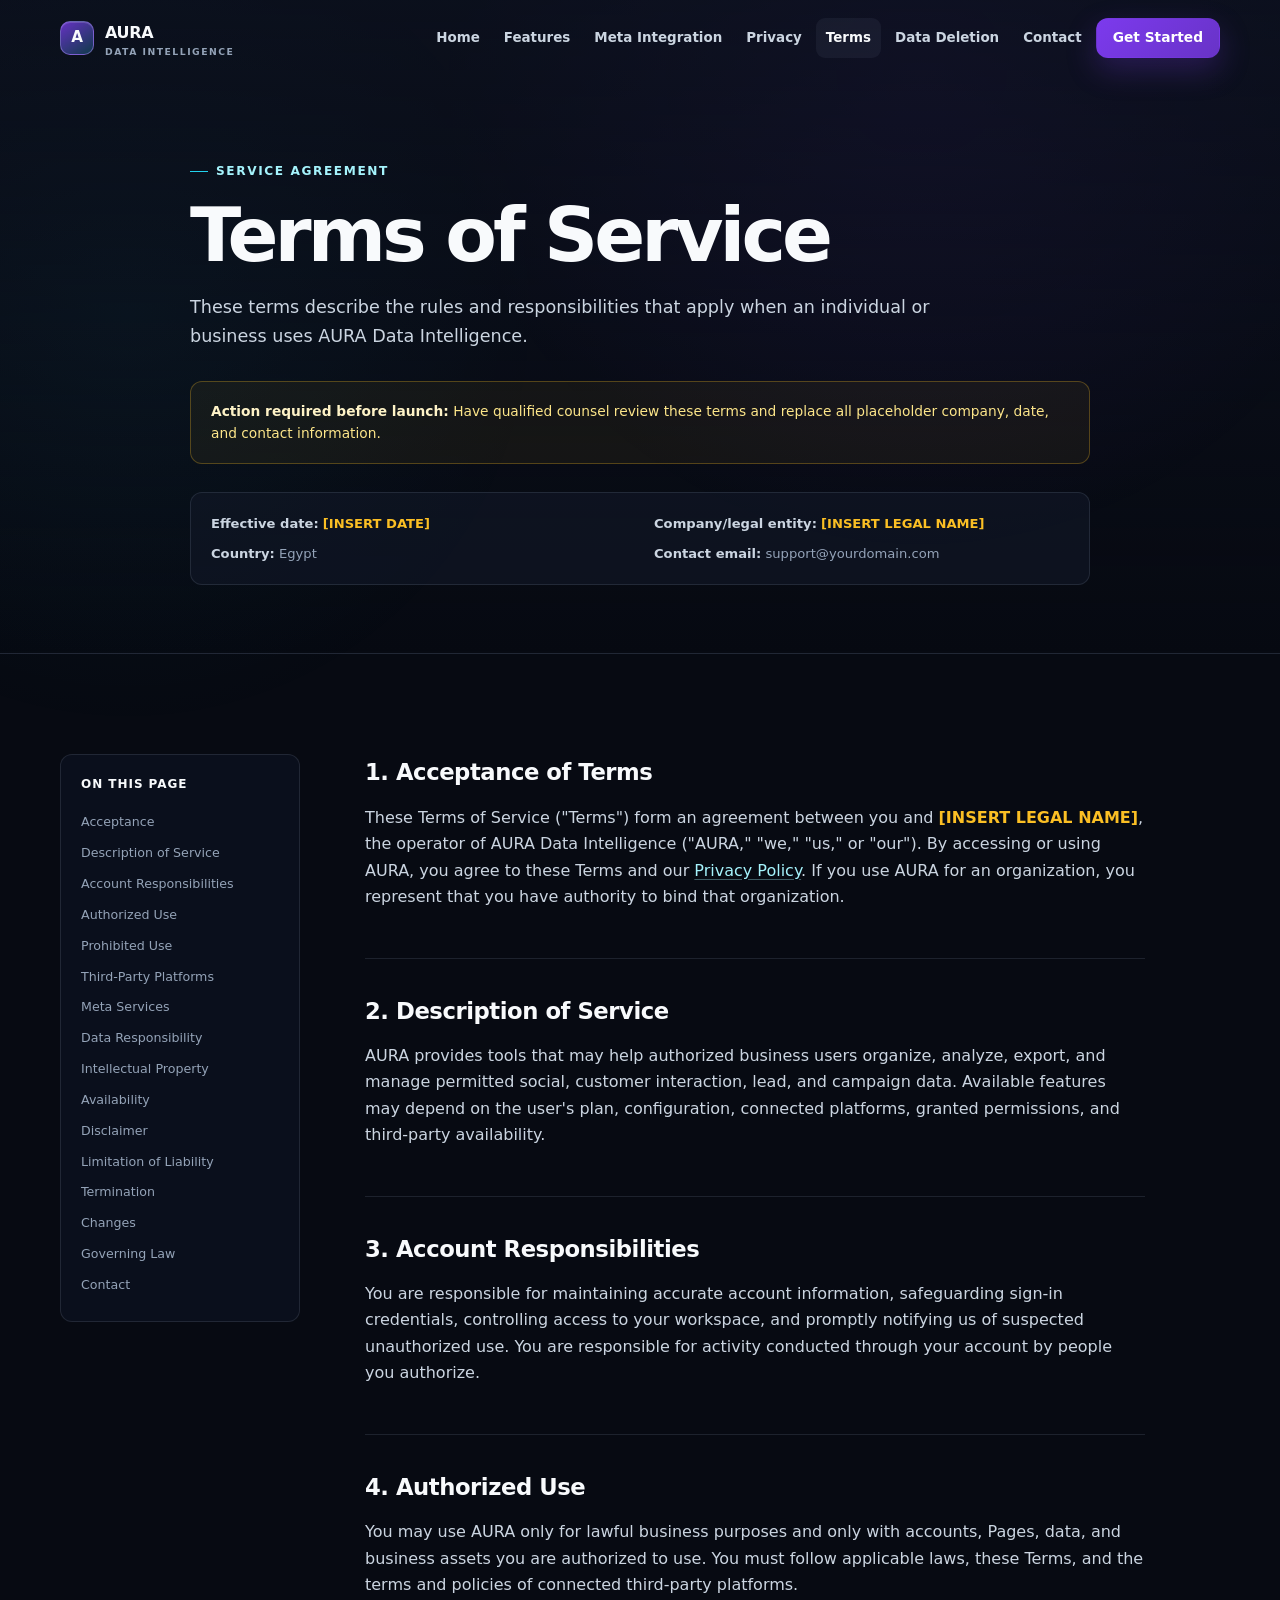
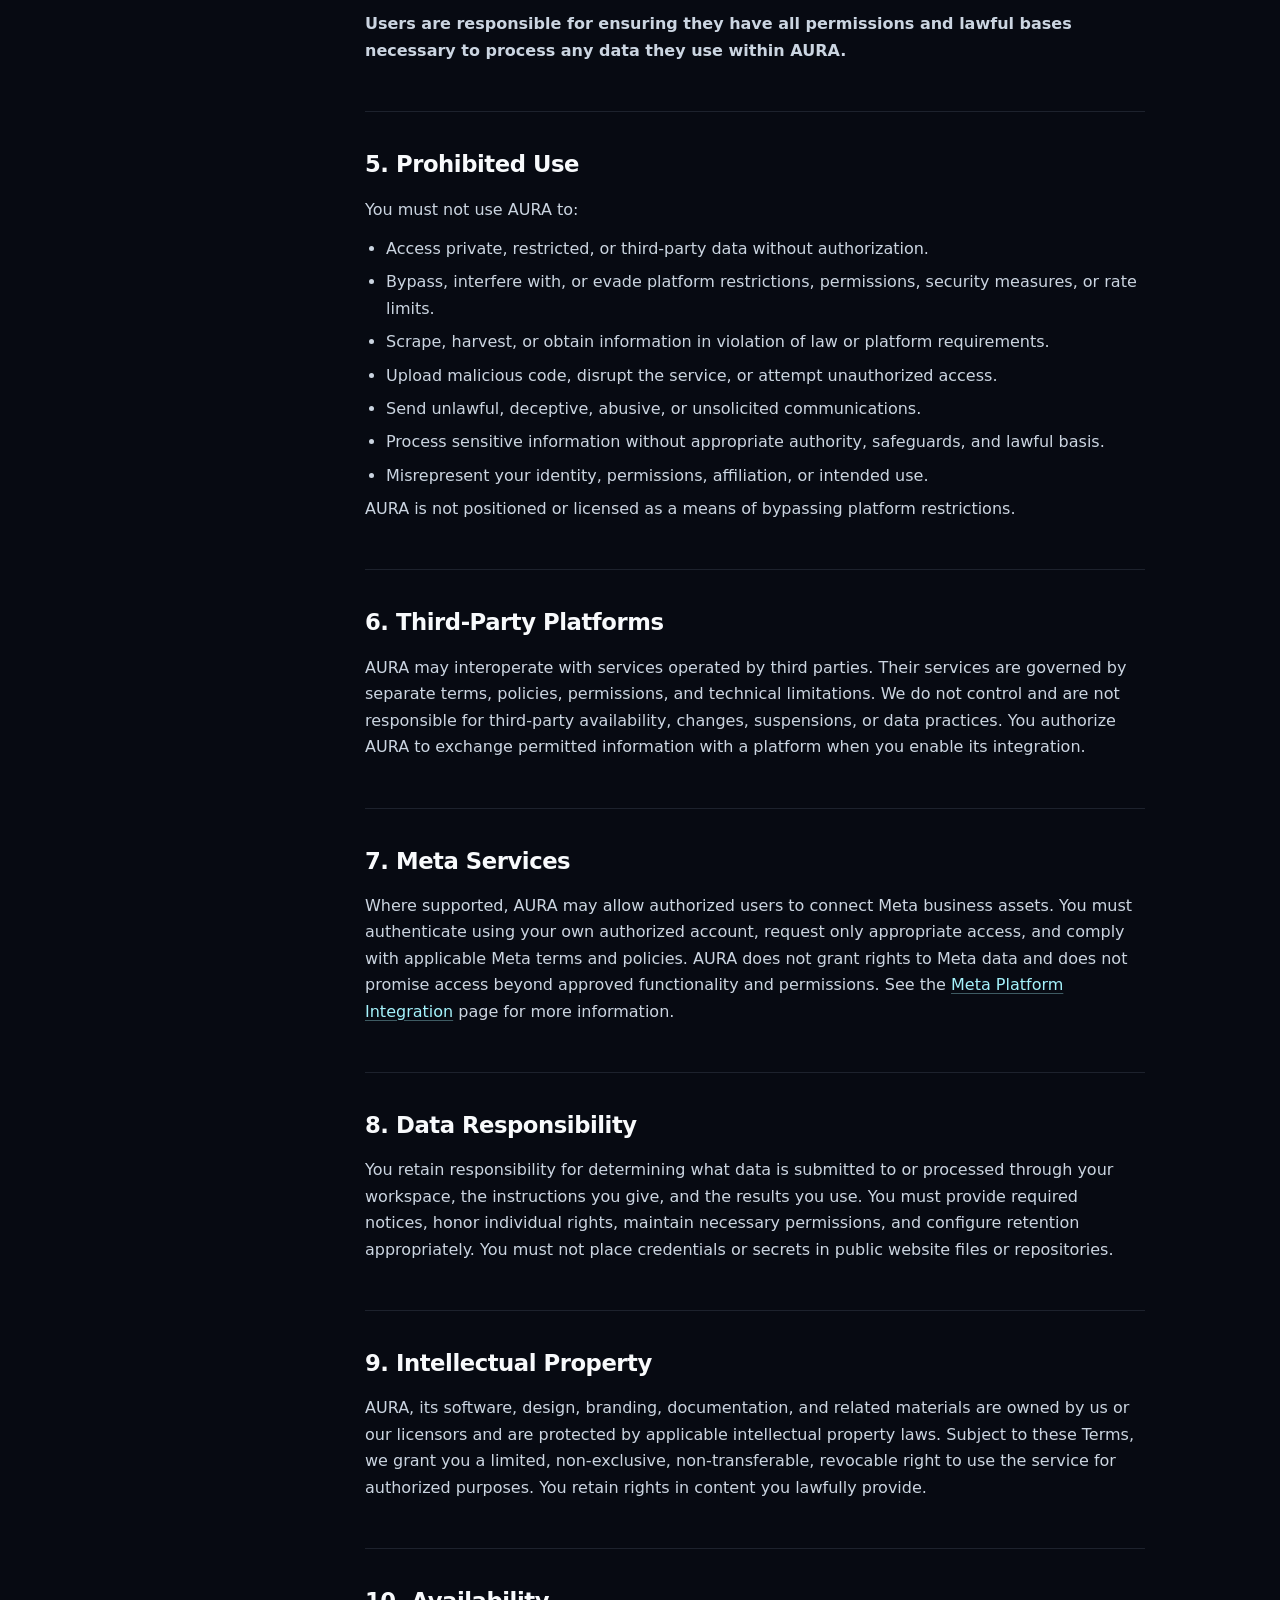
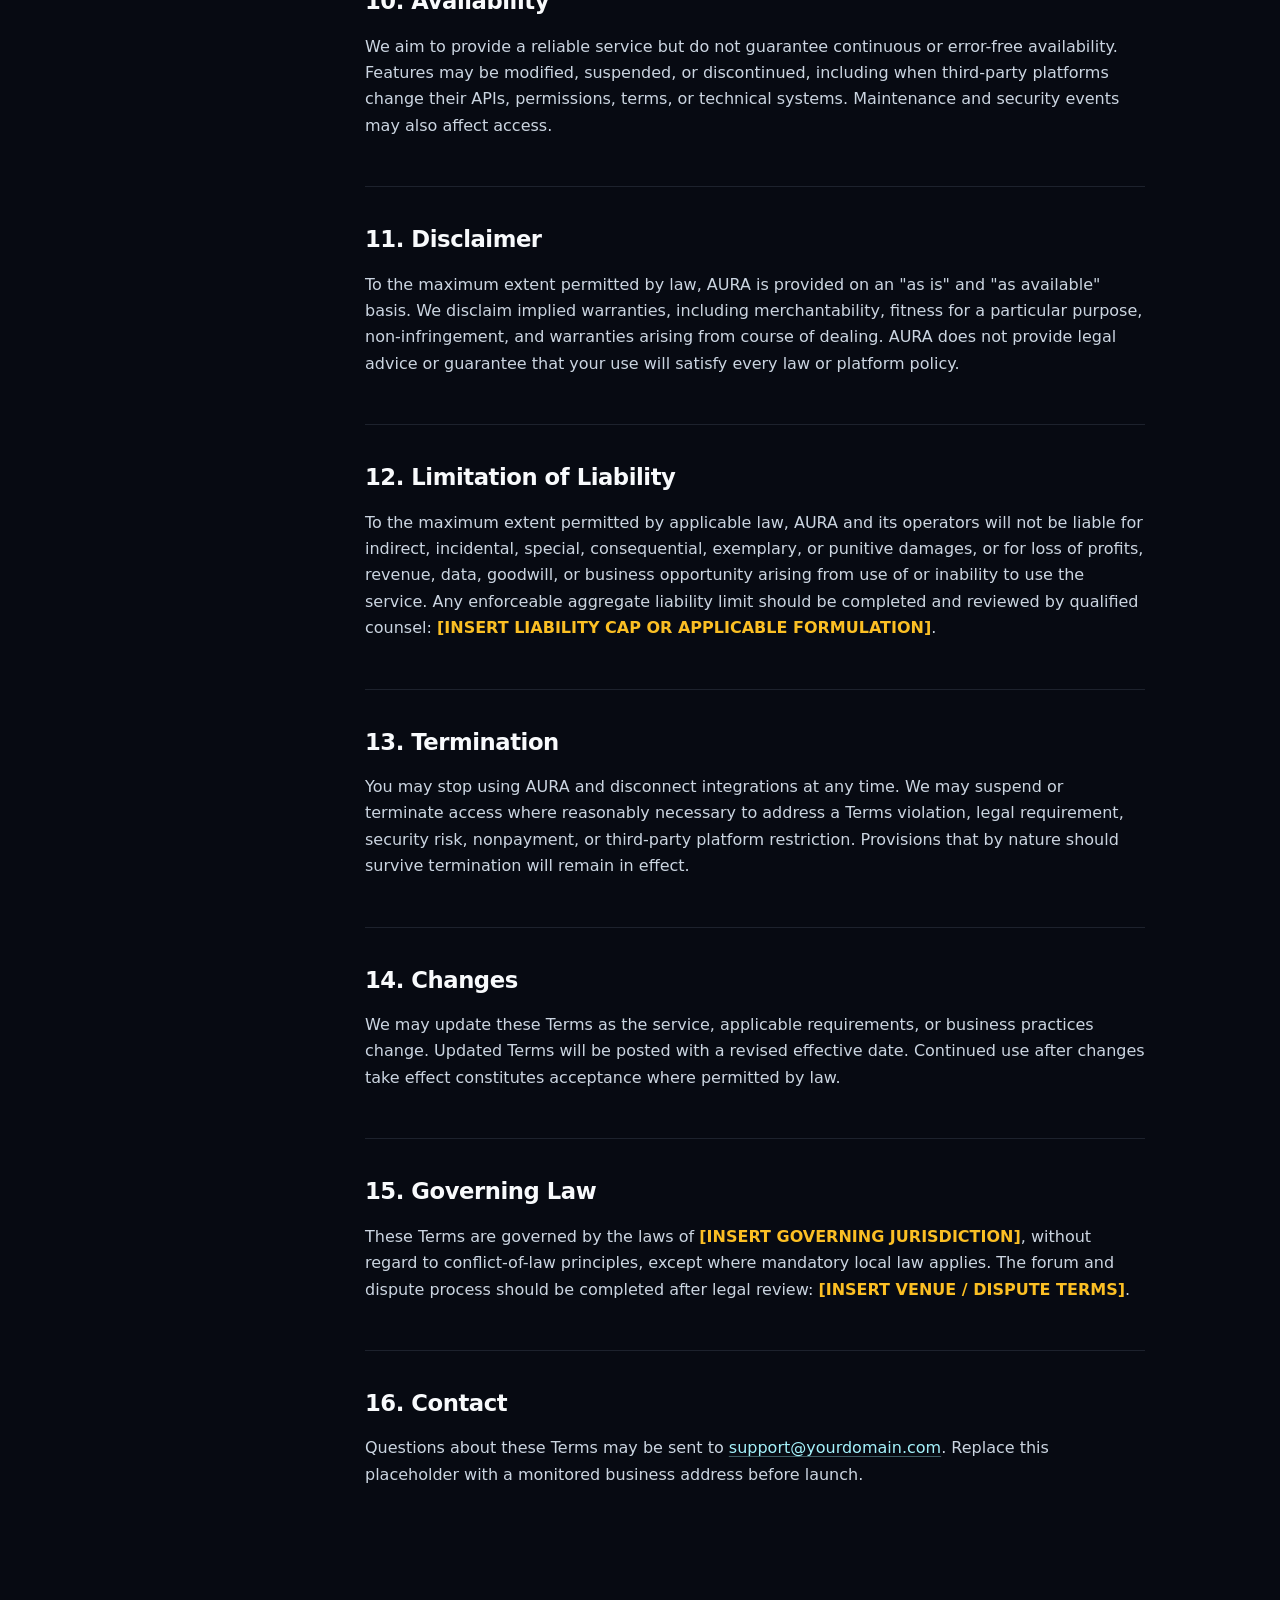
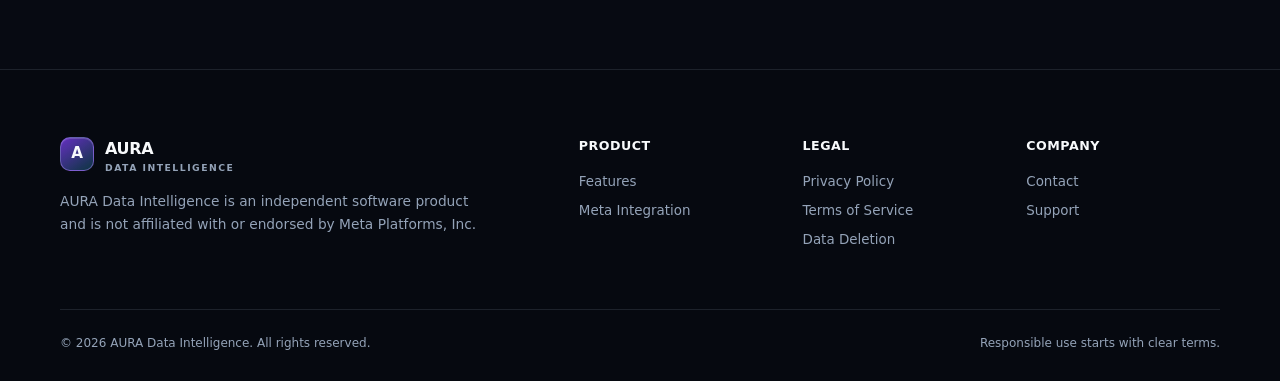
<file: terms.html>
<!doctype html>
<html lang="en">
<head>
  <meta charset="utf-8"><meta name="viewport" content="width=device-width, initial-scale=1">
  <title>Terms of Service | AURA Data Intelligence</title>
  <meta name="description" content="Read the Terms of Service governing authorized use of AURA Data Intelligence and supported third-party integrations.">
  <meta property="og:title" content="Terms of Service | AURA Data Intelligence"><meta property="og:description" content="Terms governing authorized and responsible use of AURA Data Intelligence."><meta property="og:type" content="website"><meta property="og:site_name" content="AURA Data Intelligence"><meta name="theme-color" content="#070A12">
  <link rel="stylesheet" href="css/styles.css"><script src="js/main.js" defer></script>
</head>
<body>
  <a class="skip-link" href="#main-content">Skip to main content</a>
  <header class="site-header"><div class="container nav-shell"><a class="brand" href="index.html" aria-label="AURA Data Intelligence home"><span class="brand-mark" aria-hidden="true"></span><span class="brand-name">AURA <small>Data Intelligence</small></span></a><button class="nav-toggle" type="button" aria-expanded="false" aria-controls="primary-navigation" aria-label="Toggle navigation"><span></span></button><nav class="nav-links" id="primary-navigation" aria-label="Primary navigation"><a class="nav-link" href="index.html">Home</a><a class="nav-link" href="index.html#features">Features</a><a class="nav-link" href="meta-integration.html">Meta Integration</a><a class="nav-link" href="privacy.html">Privacy</a><a class="nav-link" href="terms.html" aria-current="page">Terms</a><a class="nav-link" href="data-deletion.html">Data Deletion</a><a class="nav-link" href="contact.html">Contact</a><a class="button button-primary button-small" href="contact.html">Get Started</a></nav></div></header>
  <main id="main-content">
    <section class="page-hero"><div class="container"><span class="eyebrow">Service agreement</span><h1>Terms of Service</h1><p>These terms describe the rules and responsibilities that apply when an individual or business uses AURA Data Intelligence.</p><div class="notice"><strong>Action required before launch:</strong> Have qualified counsel review these terms and replace all placeholder company, date, and contact information.</div><!-- IMPORTANT: Replace all bracketed fields and placeholder email addresses before publishing. --><div class="legal-meta"><div><strong>Effective date:</strong> <span class="placeholder">[INSERT DATE]</span></div><div><strong>Company/legal entity:</strong> <span class="placeholder">[INSERT LEGAL NAME]</span></div><div><strong>Country:</strong> Egypt</div><div><strong>Contact email:</strong> <a href="mailto:support@yourdomain.com">support@yourdomain.com</a></div></div></div></section>
    <section class="section"><div class="container legal-layout">
      <aside class="page-index" aria-label="Terms contents"><strong>On this page</strong><nav><a href="#acceptance">Acceptance</a><a href="#service">Description of Service</a><a href="#accounts">Account Responsibilities</a><a href="#authorized-use">Authorized Use</a><a href="#prohibited">Prohibited Use</a><a href="#third-party">Third-Party Platforms</a><a href="#meta">Meta Services</a><a href="#data">Data Responsibility</a><a href="#ip">Intellectual Property</a><a href="#availability">Availability</a><a href="#disclaimer">Disclaimer</a><a href="#liability">Limitation of Liability</a><a href="#termination">Termination</a><a href="#changes">Changes</a><a href="#law">Governing Law</a><a href="#contact">Contact</a></nav></aside>
      <article class="legal-content">
        <section id="acceptance"><h2>1. Acceptance of Terms</h2><p>These Terms of Service ("Terms") form an agreement between you and <span class="placeholder">[INSERT LEGAL NAME]</span>, the operator of AURA Data Intelligence ("AURA," "we," "us," or "our"). By accessing or using AURA, you agree to these Terms and our <a href="privacy.html">Privacy Policy</a>. If you use AURA for an organization, you represent that you have authority to bind that organization.</p></section>
        <section id="service"><h2>2. Description of Service</h2><p>AURA provides tools that may help authorized business users organize, analyze, export, and manage permitted social, customer interaction, lead, and campaign data. Available features may depend on the user's plan, configuration, connected platforms, granted permissions, and third-party availability.</p></section>
        <section id="accounts"><h2>3. Account Responsibilities</h2><p>You are responsible for maintaining accurate account information, safeguarding sign-in credentials, controlling access to your workspace, and promptly notifying us of suspected unauthorized use. You are responsible for activity conducted through your account by people you authorize.</p></section>
        <section id="authorized-use"><h2>4. Authorized Use</h2><p>You may use AURA only for lawful business purposes and only with accounts, Pages, data, and business assets you are authorized to use. You must follow applicable laws, these Terms, and the terms and policies of connected third-party platforms.</p><p><strong>Users are responsible for ensuring they have all permissions and lawful bases necessary to process any data they use within AURA.</strong></p></section>
        <section id="prohibited"><h2>5. Prohibited Use</h2><p>You must not use AURA to:</p><ul><li>Access private, restricted, or third-party data without authorization.</li><li>Bypass, interfere with, or evade platform restrictions, permissions, security measures, or rate limits.</li><li>Scrape, harvest, or obtain information in violation of law or platform requirements.</li><li>Upload malicious code, disrupt the service, or attempt unauthorized access.</li><li>Send unlawful, deceptive, abusive, or unsolicited communications.</li><li>Process sensitive information without appropriate authority, safeguards, and lawful basis.</li><li>Misrepresent your identity, permissions, affiliation, or intended use.</li></ul><p>AURA is not positioned or licensed as a means of bypassing platform restrictions.</p></section>
        <section id="third-party"><h2>6. Third-Party Platforms</h2><p>AURA may interoperate with services operated by third parties. Their services are governed by separate terms, policies, permissions, and technical limitations. We do not control and are not responsible for third-party availability, changes, suspensions, or data practices. You authorize AURA to exchange permitted information with a platform when you enable its integration.</p></section>
        <section id="meta"><h2>7. Meta Services</h2><p>Where supported, AURA may allow authorized users to connect Meta business assets. You must authenticate using your own authorized account, request only appropriate access, and comply with applicable Meta terms and policies. AURA does not grant rights to Meta data and does not promise access beyond approved functionality and permissions. See the <a href="meta-integration.html">Meta Platform Integration</a> page for more information.</p></section>
        <section id="data"><h2>8. Data Responsibility</h2><p>You retain responsibility for determining what data is submitted to or processed through your workspace, the instructions you give, and the results you use. You must provide required notices, honor individual rights, maintain necessary permissions, and configure retention appropriately. You must not place credentials or secrets in public website files or repositories.</p></section>
        <section id="ip"><h2>9. Intellectual Property</h2><p>AURA, its software, design, branding, documentation, and related materials are owned by us or our licensors and are protected by applicable intellectual property laws. Subject to these Terms, we grant you a limited, non-exclusive, non-transferable, revocable right to use the service for authorized purposes. You retain rights in content you lawfully provide.</p></section>
        <section id="availability"><h2>10. Availability</h2><p>We aim to provide a reliable service but do not guarantee continuous or error-free availability. Features may be modified, suspended, or discontinued, including when third-party platforms change their APIs, permissions, terms, or technical systems. Maintenance and security events may also affect access.</p></section>
        <section id="disclaimer"><h2>11. Disclaimer</h2><p>To the maximum extent permitted by law, AURA is provided on an "as is" and "as available" basis. We disclaim implied warranties, including merchantability, fitness for a particular purpose, non-infringement, and warranties arising from course of dealing. AURA does not provide legal advice or guarantee that your use will satisfy every law or platform policy.</p></section>
        <section id="liability"><h2>12. Limitation of Liability</h2><p>To the maximum extent permitted by applicable law, AURA and its operators will not be liable for indirect, incidental, special, consequential, exemplary, or punitive damages, or for loss of profits, revenue, data, goodwill, or business opportunity arising from use of or inability to use the service. Any enforceable aggregate liability limit should be completed and reviewed by qualified counsel: <span class="placeholder">[INSERT LIABILITY CAP OR APPLICABLE FORMULATION]</span>.</p></section>
        <section id="termination"><h2>13. Termination</h2><p>You may stop using AURA and disconnect integrations at any time. We may suspend or terminate access where reasonably necessary to address a Terms violation, legal requirement, security risk, nonpayment, or third-party platform restriction. Provisions that by nature should survive termination will remain in effect.</p></section>
        <section id="changes"><h2>14. Changes</h2><p>We may update these Terms as the service, applicable requirements, or business practices change. Updated Terms will be posted with a revised effective date. Continued use after changes take effect constitutes acceptance where permitted by law.</p></section>
        <section id="law"><h2>15. Governing Law</h2><p>These Terms are governed by the laws of <span class="placeholder">[INSERT GOVERNING JURISDICTION]</span>, without regard to conflict-of-law principles, except where mandatory local law applies. The forum and dispute process should be completed after legal review: <span class="placeholder">[INSERT VENUE / DISPUTE TERMS]</span>.</p></section>
        <section id="contact"><h2>16. Contact</h2><p>Questions about these Terms may be sent to <a href="mailto:support@yourdomain.com">support@yourdomain.com</a>. Replace this placeholder with a monitored business address before launch.</p></section>
      </article>
    </div></section>
  </main>
  <footer class="site-footer"><div class="container"><div class="footer-grid"><div class="footer-brand"><a class="brand" href="index.html"><span class="brand-mark" aria-hidden="true"></span><span class="brand-name">AURA <small>Data Intelligence</small></span></a><p>AURA Data Intelligence is an independent software product and is not affiliated with or endorsed by Meta Platforms, Inc.</p></div><div class="footer-links"><div class="footer-column"><strong>Product</strong><a href="index.html#features">Features</a><a href="meta-integration.html">Meta Integration</a></div><div class="footer-column"><strong>Legal</strong><a href="privacy.html">Privacy Policy</a><a href="terms.html">Terms of Service</a><a href="data-deletion.html">Data Deletion</a></div><div class="footer-column"><strong>Company</strong><a href="contact.html">Contact</a><a href="mailto:support@yourdomain.com">Support</a></div></div></div><div class="footer-bottom"><span>&copy; <span data-year>2026</span> AURA Data Intelligence. All rights reserved.</span><span>Responsible use starts with clear terms.</span></div></div></footer>
</body>
</html>
</file>
<file: css/styles.css>
:root {
  --bg: #070a12;
  --bg-soft: #0d1220;
  --surface: #111827;
  --surface-2: #151e30;
  --text: #f8fafc;
  --muted: #94a3b8;
  --muted-strong: #cbd5e1;
  --violet: #7c3aed;
  --violet-light: #a78bfa;
  --cyan: #22d3ee;
  --cyan-soft: #a5f3fc;
  --border: rgba(148, 163, 184, 0.16);
  --border-strong: rgba(148, 163, 184, 0.28);
  --success: #34d399;
  --warning: #fbbf24;
  --danger: #fb7185;
  --shadow: 0 24px 70px rgba(0, 0, 0, 0.35);
  --radius-sm: 12px;
  --radius: 20px;
  --radius-lg: 28px;
  --container: 1160px;
  --nav-height: 76px;
}

* { box-sizing: border-box; }

html { scroll-behavior: smooth; scroll-padding-top: calc(var(--nav-height) + 24px); }

body {
  margin: 0;
  background: var(--bg);
  color: var(--text);
  font-family: Inter, ui-sans-serif, system-ui, -apple-system, BlinkMacSystemFont, "Segoe UI", sans-serif;
  font-size: 16px;
  line-height: 1.65;
  -webkit-font-smoothing: antialiased;
}

body::before {
  content: "";
  position: fixed;
  inset: 0;
  z-index: -2;
  pointer-events: none;
  background:
    radial-gradient(circle at 72% 8%, rgba(124, 58, 237, 0.12), transparent 30rem),
    radial-gradient(circle at 10% 35%, rgba(34, 211, 238, 0.055), transparent 26rem);
}

a { color: inherit; text-decoration: none; }
button, a { -webkit-tap-highlight-color: transparent; }
button, input, textarea { font: inherit; }
img { display: block; max-width: 100%; }

:focus-visible { outline: 3px solid var(--cyan); outline-offset: 3px; border-radius: 5px; }

.skip-link {
  position: fixed;
  top: 10px;
  left: 10px;
  z-index: 999;
  padding: 10px 14px;
  transform: translateY(-150%);
  border-radius: 8px;
  background: var(--text);
  color: var(--bg);
  font-weight: 800;
}

.skip-link:focus { transform: translateY(0); }
.container { width: min(calc(100% - 40px), var(--container)); margin-inline: auto; }
.section { padding: 100px 0; }
.section-tight { padding: 72px 0; }
.section-border { border-top: 1px solid var(--border); }
.section-alt { background: linear-gradient(180deg, rgba(13, 18, 32, 0.88), rgba(7, 10, 18, 0.4)); }
.center { text-align: center; }
.eyebrow {
  display: inline-flex;
  align-items: center;
  gap: 8px;
  margin-bottom: 16px;
  color: var(--cyan-soft);
  font-size: 0.76rem;
  font-weight: 800;
  letter-spacing: 0.13em;
  text-transform: uppercase;
}

.eyebrow::before { content: ""; width: 18px; height: 1px; background: var(--cyan); }
.section-heading { max-width: 720px; margin: 0 auto 48px; }
.section-heading h2, .content-title { margin: 0 0 16px; font-size: clamp(2rem, 4vw, 3.15rem); line-height: 1.1; letter-spacing: -0.035em; }
.section-heading p, .lead { margin: 0; color: var(--muted); font-size: 1.08rem; }
.gradient-text { color: var(--text); background: linear-gradient(100deg, var(--text), var(--violet-light) 52%, var(--cyan-soft)); background-clip: text; -webkit-background-clip: text; -webkit-text-fill-color: transparent; }

.site-header {
  position: fixed;
  inset: 0 0 auto;
  z-index: 100;
  min-height: var(--nav-height);
  border-bottom: 1px solid transparent;
  transition: background 180ms ease, border-color 180ms ease, box-shadow 180ms ease;
}

.site-header.scrolled { border-color: var(--border); background: rgba(7, 10, 18, 0.88); box-shadow: 0 10px 40px rgba(0, 0, 0, 0.22); backdrop-filter: blur(16px); }
.nav-shell { min-height: var(--nav-height); display: flex; align-items: center; justify-content: space-between; gap: 26px; }
.brand { display: inline-flex; align-items: center; gap: 11px; flex: 0 0 auto; font-weight: 800; letter-spacing: -0.02em; }
.brand-mark {
  position: relative;
  width: 34px;
  height: 34px;
  display: grid;
  place-items: center;
  border: 1px solid rgba(167, 139, 250, 0.5);
  border-radius: 10px;
  overflow: hidden;
  background: linear-gradient(145deg, rgba(124, 58, 237, 0.8), rgba(34, 211, 238, 0.22));
  box-shadow: inset 0 1px rgba(255, 255, 255, 0.15);
}

.brand-mark::before { content: "A"; font-size: 0.95rem; font-weight: 900; }
.brand-name small { display: block; color: var(--muted); font-size: 0.58rem; font-weight: 700; line-height: 1; letter-spacing: 0.16em; text-transform: uppercase; }
.nav-links { display: flex; align-items: center; gap: 4px; margin-left: auto; }
.nav-link { padding: 9px 10px; border-radius: 9px; color: var(--muted-strong); font-size: 0.84rem; font-weight: 650; transition: color 160ms ease, background 160ms ease; }
.nav-link:hover, .nav-link[aria-current="page"] { color: var(--text); background: rgba(148, 163, 184, 0.08); }
.nav-toggle { display: none; width: 44px; height: 44px; padding: 0; border: 1px solid var(--border); border-radius: 11px; background: var(--surface); color: var(--text); cursor: pointer; }
.nav-toggle span, .nav-toggle::before, .nav-toggle::after { content: ""; display: block; width: 20px; height: 2px; margin: 4px auto; background: currentColor; transition: transform 160ms ease, opacity 160ms ease; }
.nav-toggle[aria-expanded="true"] span { opacity: 0; }
.nav-toggle[aria-expanded="true"]::before { transform: translateY(6px) rotate(45deg); }
.nav-toggle[aria-expanded="true"]::after { transform: translateY(-6px) rotate(-45deg); }

.button { display: inline-flex; align-items: center; justify-content: center; gap: 9px; min-height: 46px; padding: 0 20px; border: 1px solid transparent; border-radius: 12px; font-weight: 750; line-height: 1; cursor: pointer; transition: transform 160ms ease, border-color 160ms ease, background 160ms ease, box-shadow 160ms ease; }
.button:hover { transform: translateY(-2px); }
.button-primary { background: linear-gradient(135deg, var(--violet), #6833c7); color: #fff; box-shadow: 0 12px 30px rgba(124, 58, 237, 0.25); }
.button-primary:hover { box-shadow: 0 16px 38px rgba(124, 58, 237, 0.34); }
.button-secondary { border-color: var(--border-strong); background: rgba(17, 24, 39, 0.7); color: var(--text); }
.button-secondary:hover { border-color: rgba(34, 211, 238, 0.5); background: rgba(34, 211, 238, 0.07); }
.button-small { min-height: 40px; padding: 0 16px; font-size: 0.86rem; }
.button-arrow::after { content: "\2192"; transition: transform 160ms ease; }
.button-arrow:hover::after { transform: translateX(3px); }
.button-group { display: flex; flex-wrap: wrap; gap: 12px; }

.hero { position: relative; min-height: 760px; padding: 156px 0 104px; overflow: hidden; }
.hero::after { content: ""; position: absolute; width: 520px; height: 520px; top: 55px; right: -200px; z-index: -1; border: 1px solid rgba(124, 58, 237, 0.12); border-radius: 50%; box-shadow: 0 0 0 80px rgba(124, 58, 237, 0.025), 0 0 0 160px rgba(34, 211, 238, 0.018); }
.hero-grid { display: grid; grid-template-columns: 0.9fr 1.1fr; align-items: center; gap: 60px; }
.hero-copy h1 { max-width: 650px; margin: 0 0 24px; font-size: clamp(3rem, 6vw, 5.25rem); line-height: 0.99; letter-spacing: -0.058em; }
.hero-copy p { max-width: 600px; margin: 0 0 32px; color: var(--muted-strong); font-size: 1.12rem; }
.hero-note { display: flex; align-items: center; gap: 9px; margin-top: 24px; color: var(--muted); font-size: 0.84rem; }
.hero-note::before { content: ""; width: 7px; height: 7px; border-radius: 50%; background: var(--success); box-shadow: 0 0 0 5px rgba(52, 211, 153, 0.1); }

.dashboard { position: relative; min-width: 660px; padding: 18px; transform: perspective(1500px) rotateY(-4deg) rotateX(1deg); transform-origin: center; border: 1px solid rgba(148, 163, 184, 0.22); border-radius: var(--radius-lg); background: linear-gradient(145deg, rgba(17, 24, 39, 0.98), rgba(11, 16, 29, 0.96)); box-shadow: var(--shadow), 0 0 80px rgba(124, 58, 237, 0.11); }
.dashboard-topbar { display: flex; align-items: center; justify-content: space-between; padding: 4px 4px 15px; border-bottom: 1px solid var(--border); }
.window-dots { display: flex; gap: 6px; }
.window-dots i { width: 7px; height: 7px; border-radius: 50%; background: #334155; }
.dashboard-title { color: var(--muted-strong); font-size: 0.72rem; font-weight: 750; }
.dashboard-status { display: flex; align-items: center; gap: 6px; color: var(--muted); font-size: 0.62rem; }
.dashboard-status i { width: 5px; height: 5px; border-radius: 50%; background: var(--success); }
.metric-row { display: grid; grid-template-columns: repeat(3, 1fr); gap: 10px; padding: 14px 0 10px; }
.metric, .dash-panel { border: 1px solid var(--border); border-radius: 13px; background: rgba(7, 10, 18, 0.5); }
.metric { padding: 13px; }
.metric-label { display: flex; align-items: center; justify-content: space-between; color: var(--muted); font-size: 0.58rem; }
.metric-label i { width: 7px; height: 7px; border-radius: 2px; background: var(--violet-light); }
.metric-value { margin-top: 8px; font-size: 1.25rem; font-weight: 800; letter-spacing: -0.03em; }
.metric-change { margin-left: 5px; color: var(--success); font-size: 0.55rem; font-weight: 700; }
.dash-grid { display: grid; grid-template-columns: 1.55fr 0.9fr; gap: 10px; }
.dash-panel { padding: 13px; }
.panel-head { display: flex; align-items: center; justify-content: space-between; margin-bottom: 14px; }
.panel-head strong { font-size: 0.65rem; }
.panel-head span { color: var(--muted); font-size: 0.55rem; }
.chart { position: relative; height: 118px; overflow: hidden; border-bottom: 1px solid rgba(148, 163, 184, 0.1); background: repeating-linear-gradient(to bottom, transparent 0 28px, rgba(148, 163, 184, 0.07) 29px); }
.chart-bars { position: absolute; inset: auto 0 0; height: 100%; display: flex; align-items: end; gap: 7px; }
.chart-bars i { flex: 1; height: var(--h); border-radius: 4px 4px 1px 1px; background: linear-gradient(to top, rgba(124, 58, 237, 0.3), rgba(34, 211, 238, 0.72)); }
.sources { display: grid; gap: 8px; }
.source { display: grid; grid-template-columns: 25px 1fr auto; align-items: center; gap: 8px; padding: 8px; border-radius: 9px; background: rgba(148, 163, 184, 0.055); }
.source-icon { width: 25px; height: 25px; display: grid; place-items: center; border-radius: 7px; background: rgba(124, 58, 237, 0.16); color: var(--violet-light); font-size: 0.56rem; font-weight: 900; }
.source-name { font-size: 0.58rem; font-weight: 700; }
.source small { display: block; color: var(--muted); font-size: 0.48rem; }
.source b { color: var(--success); font-size: 0.48rem; }
.campaign { display: flex; align-items: center; justify-content: space-between; gap: 16px; margin-top: 10px; padding: 11px 13px; border: 1px solid var(--border); border-radius: 12px; background: rgba(7, 10, 18, 0.5); font-size: 0.58rem; }
.campaign strong { display: block; font-size: 0.62rem; }
.campaign span { color: var(--muted); }
.campaign-state { padding: 4px 8px; border-radius: 99px; background: rgba(52, 211, 153, 0.1); color: var(--success) !important; font-weight: 800; }

.trust-strip { border-block: 1px solid var(--border); background: rgba(13, 18, 32, 0.5); }
.trust-grid { display: grid; grid-template-columns: repeat(5, 1fr); }
.trust-item { padding: 25px 18px; border-right: 1px solid var(--border); color: var(--muted-strong); font-size: 0.82rem; font-weight: 650; text-align: center; }
.trust-item:first-child { border-left: 1px solid var(--border); }
.trust-item i { display: block; width: 7px; height: 7px; margin: 0 auto 10px; border-radius: 50%; background: linear-gradient(135deg, var(--violet-light), var(--cyan)); }

.card-grid { display: grid; grid-template-columns: repeat(3, 1fr); gap: 18px; }
.feature-card { position: relative; min-height: 245px; padding: 28px; overflow: hidden; border: 1px solid var(--border); border-radius: var(--radius); background: linear-gradient(145deg, rgba(17, 24, 39, 0.86), rgba(13, 18, 32, 0.58)); transition: transform 180ms ease, border-color 180ms ease, background 180ms ease; }
.feature-card:hover { transform: translateY(-4px); border-color: rgba(167, 139, 250, 0.34); background: linear-gradient(145deg, rgba(21, 30, 48, 0.95), rgba(13, 18, 32, 0.7)); }
.feature-icon { width: 44px; height: 44px; display: grid; place-items: center; margin-bottom: 42px; border: 1px solid rgba(167, 139, 250, 0.22); border-radius: 12px; background: rgba(124, 58, 237, 0.1); color: var(--violet-light); font-size: 0.75rem; font-weight: 900; letter-spacing: 0.04em; }
.feature-card:nth-child(even) .feature-icon { border-color: rgba(34, 211, 238, 0.2); background: rgba(34, 211, 238, 0.07); color: var(--cyan-soft); }
.feature-card h3 { margin: 0 0 10px; font-size: 1.13rem; }
.feature-card p { margin: 0; color: var(--muted); font-size: 0.91rem; }

.process-grid { position: relative; display: grid; grid-template-columns: repeat(4, 1fr); gap: 28px; }
.process-grid::before { content: ""; position: absolute; top: 25px; left: 12%; right: 12%; height: 1px; background: linear-gradient(90deg, transparent, rgba(124, 58, 237, 0.55), rgba(34, 211, 238, 0.45), transparent); }
.process-step { position: relative; text-align: center; }
.step-number { position: relative; z-index: 1; width: 50px; height: 50px; display: grid; place-items: center; margin: 0 auto 22px; border: 1px solid rgba(167, 139, 250, 0.35); border-radius: 14px; background: var(--bg-soft); color: var(--violet-light); font-weight: 850; box-shadow: 0 0 0 8px var(--bg); }
.process-step h3 { margin: 0 0 8px; font-size: 1rem; }
.process-step p { margin: 0; color: var(--muted); font-size: 0.87rem; }

.split-panel { display: grid; grid-template-columns: 1fr 1fr; align-items: center; gap: 70px; padding: 56px; border: 1px solid var(--border); border-radius: var(--radius-lg); background: linear-gradient(135deg, rgba(17, 24, 39, 0.92), rgba(13, 18, 32, 0.74)); box-shadow: var(--shadow); }
.split-panel h2 { margin: 0 0 18px; font-size: clamp(2rem, 4vw, 3.1rem); line-height: 1.08; letter-spacing: -0.04em; }
.split-panel p { color: var(--muted-strong); }
.check-list { display: grid; gap: 13px; margin: 26px 0 30px; padding: 0; list-style: none; }
.check-list li { display: flex; gap: 11px; color: var(--muted-strong); }
.check-list li::before { content: "\2713"; flex: 0 0 auto; width: 22px; height: 22px; display: grid; place-items: center; margin-top: 2px; border-radius: 50%; background: rgba(34, 211, 238, 0.1); color: var(--cyan); font-size: 0.7rem; font-weight: 900; }
.integration-map { position: relative; min-height: 370px; display: grid; place-items: center; }
.integration-core { position: relative; z-index: 2; width: 142px; height: 142px; display: grid; place-items: center; border: 1px solid rgba(167, 139, 250, 0.42); border-radius: 38px; background: linear-gradient(145deg, rgba(124, 58, 237, 0.34), rgba(17, 24, 39, 0.96)); box-shadow: 0 0 60px rgba(124, 58, 237, 0.2); font-weight: 900; letter-spacing: 0.14em; }
.integration-core::after { content: ""; position: absolute; inset: -32px; z-index: -1; border: 1px dashed rgba(148, 163, 184, 0.18); border-radius: 50%; }
.integration-node { position: absolute; min-width: 125px; padding: 12px 14px; border: 1px solid var(--border); border-radius: 11px; background: var(--bg-soft); color: var(--muted-strong); font-size: 0.72rem; font-weight: 750; text-align: center; box-shadow: 0 12px 30px rgba(0, 0, 0, 0.25); }
.integration-node::after { content: ""; position: absolute; z-index: -1; background: var(--border-strong); }
.node-one { top: 22px; left: 0; }
.node-two { top: 30px; right: 0; }
.node-three { bottom: 30px; left: 10px; }
.node-four { right: 3px; bottom: 23px; }
.node-one::after, .node-three::after { top: 50%; left: 100%; width: 110px; height: 1px; transform: rotate(24deg); transform-origin: left; }
.node-two::after, .node-four::after { top: 50%; right: 100%; width: 110px; height: 1px; transform: rotate(-24deg); transform-origin: right; }

.preview-grid { display: grid; grid-template-columns: 1fr 1fr; gap: 18px; }
.preview-card { display: flex; flex-direction: column; min-height: 290px; padding: 34px; border: 1px solid var(--border); border-radius: var(--radius); background: rgba(17, 24, 39, 0.58); }
.preview-card .tag { align-self: flex-start; padding: 5px 9px; border: 1px solid var(--border); border-radius: 99px; color: var(--cyan-soft); font-size: 0.65rem; font-weight: 800; letter-spacing: 0.08em; text-transform: uppercase; }
.preview-card h3 { margin: 34px 0 12px; font-size: 1.5rem; }
.preview-card p { margin: 0 0 26px; color: var(--muted); }
.text-link { margin-top: auto; color: var(--violet-light); font-weight: 750; }
.text-link::after { content: " \2192"; }
.text-link:hover { color: var(--cyan-soft); }

.contact-band { position: relative; overflow: hidden; padding: 64px; border: 1px solid rgba(167, 139, 250, 0.25); border-radius: var(--radius-lg); background: linear-gradient(120deg, rgba(124, 58, 237, 0.2), rgba(17, 24, 39, 0.94) 46%, rgba(34, 211, 238, 0.09)); }
.contact-band::after { content: ""; position: absolute; width: 280px; height: 280px; top: -160px; right: -50px; border: 1px solid rgba(34, 211, 238, 0.15); border-radius: 50%; box-shadow: 0 0 0 45px rgba(34, 211, 238, 0.02); }
.contact-band-inner { position: relative; z-index: 1; display: flex; align-items: center; justify-content: space-between; gap: 42px; }
.contact-band h2 { max-width: 620px; margin: 0 0 12px; font-size: clamp(2rem, 4vw, 3.25rem); line-height: 1.1; letter-spacing: -0.04em; }
.contact-band p { max-width: 620px; margin: 0; color: var(--muted-strong); }
.contact-actions { display: flex; flex: 0 0 auto; gap: 10px; }

.site-footer { padding: 66px 0 28px; border-top: 1px solid var(--border); background: #060910; }
.footer-grid { display: grid; grid-template-columns: 1.4fr 2fr; gap: 70px; }
.footer-brand p { max-width: 430px; margin: 18px 0 0; color: var(--muted); font-size: 0.86rem; }
.footer-links { display: grid; grid-template-columns: repeat(3, 1fr); gap: 30px; }
.footer-column strong { display: block; margin-bottom: 14px; font-size: 0.79rem; letter-spacing: 0.04em; text-transform: uppercase; }
.footer-column a { display: block; margin: 7px 0; color: var(--muted); font-size: 0.84rem; }
.footer-column a:hover { color: var(--text); }
.footer-bottom { display: flex; justify-content: space-between; gap: 20px; margin-top: 50px; padding-top: 24px; border-top: 1px solid var(--border); color: var(--muted); font-size: 0.75rem; }

/* Inner pages */
.page-hero { padding: 154px 0 68px; border-bottom: 1px solid var(--border); background: linear-gradient(180deg, rgba(13, 18, 32, 0.75), transparent); }
.page-hero .container { max-width: 900px; }
.page-hero h1 { max-width: 850px; margin: 0 0 20px; font-size: clamp(2.6rem, 7vw, 4.7rem); line-height: 1; letter-spacing: -0.052em; }
.page-hero p { max-width: 740px; margin: 0; color: var(--muted-strong); font-size: 1.1rem; }
.notice { margin-top: 30px; padding: 18px 20px; border: 1px solid rgba(251, 191, 36, 0.28); border-radius: var(--radius-sm); background: rgba(251, 191, 36, 0.055); color: #fde68a; font-size: 0.86rem; }
.notice strong { color: #fef3c7; }
.legal-layout { display: grid; grid-template-columns: 240px minmax(0, 1fr); align-items: start; gap: 65px; }
.page-index { position: sticky; top: calc(var(--nav-height) + 25px); padding: 20px; border: 1px solid var(--border); border-radius: var(--radius-sm); background: rgba(13, 18, 32, 0.72); }
.page-index strong { display: block; margin-bottom: 12px; font-size: 0.75rem; letter-spacing: 0.08em; text-transform: uppercase; }
.page-index a { display: block; padding: 5px 0; color: var(--muted); font-size: 0.79rem; }
.page-index a:hover { color: var(--cyan-soft); }
.legal-content { max-width: 780px; }
.legal-content section { padding: 0 0 34px; margin-bottom: 34px; border-bottom: 1px solid var(--border); }
.legal-content section:last-child { border-bottom: 0; }
.legal-content h2 { margin: 0 0 13px; font-size: 1.42rem; letter-spacing: -0.02em; }
.legal-content h3 { margin: 24px 0 9px; font-size: 1rem; }
.legal-content p { margin: 0 0 13px; color: var(--muted-strong); }
.legal-content ul { margin: 12px 0 0; padding-left: 21px; color: var(--muted-strong); }
.legal-content li { margin-bottom: 7px; }
.legal-content a { color: var(--cyan-soft); text-decoration: underline; text-decoration-color: rgba(165, 243, 252, 0.35); text-underline-offset: 3px; }
.legal-meta { display: grid; grid-template-columns: repeat(2, 1fr); gap: 8px 28px; margin: 28px 0 0; padding: 20px; border: 1px solid var(--border); border-radius: var(--radius-sm); background: rgba(17, 24, 39, 0.65); }
.legal-meta div { color: var(--muted); font-size: 0.82rem; }
.legal-meta strong { color: var(--muted-strong); }
.placeholder { color: var(--warning); font-weight: 800; }
.method-grid, .contact-grid, .principle-grid { display: grid; grid-template-columns: repeat(3, 1fr); gap: 18px; }
.method-card, .contact-card, .principle-card { padding: 26px; border: 1px solid var(--border); border-radius: var(--radius); background: linear-gradient(145deg, rgba(17, 24, 39, 0.85), rgba(13, 18, 32, 0.65)); }
.method-number { width: 36px; height: 36px; display: grid; place-items: center; margin-bottom: 24px; border-radius: 10px; background: rgba(124, 58, 237, 0.14); color: var(--violet-light); font-weight: 850; }
.method-card h2, .contact-card h2, .principle-card h2 { margin: 0 0 12px; font-size: 1.1rem; }
.method-card p, .contact-card p, .principle-card p { color: var(--muted); font-size: 0.9rem; }
.method-card ul { padding-left: 19px; color: var(--muted-strong); font-size: 0.88rem; }
.email-link { display: inline-block; margin: 8px 0 12px; color: var(--cyan-soft); font-weight: 750; overflow-wrap: anywhere; }
.timeline-note { margin-top: 30px; padding: 24px; border: 1px solid var(--border); border-radius: var(--radius-sm); background: rgba(34, 211, 238, 0.045); }
.warning-box { padding: 28px; border: 1px solid rgba(251, 113, 133, 0.35); border-radius: var(--radius); background: rgba(251, 113, 133, 0.055); }
.warning-box strong { display: block; margin-bottom: 8px; color: #fecdd3; font-size: 1rem; }
.warning-box p { margin: 0; color: #fda4af; }
.contact-card { min-height: 265px; display: flex; flex-direction: column; }
.contact-card .button { align-self: flex-start; margin-top: auto; }
.contact-grid { grid-template-columns: repeat(2, 1fr); }
.support-note { max-width: 760px; margin: 36px auto 0; color: var(--muted); text-align: center; }

[data-reveal] { opacity: 0; transform: translateY(18px); transition: opacity 550ms ease, transform 550ms ease; }
[data-reveal].is-visible { opacity: 1; transform: none; }

@media (max-width: 1080px) {
  .nav-links { position: fixed; top: var(--nav-height); left: 20px; right: 20px; display: none; flex-direction: column; align-items: stretch; max-height: calc(100vh - var(--nav-height) - 20px); padding: 16px; overflow-y: auto; border: 1px solid var(--border-strong); border-radius: 15px; background: rgba(13, 18, 32, 0.98); box-shadow: var(--shadow); }
  .nav-links.open { display: flex; }
  .nav-link { padding: 12px; }
  .nav-links .button { margin-top: 7px; }
  .nav-toggle { display: block; margin-left: auto; }
  .hero-grid { grid-template-columns: 1fr; }
  .hero-copy { max-width: 780px; }
  .dashboard { min-width: 0; max-width: 760px; transform: none; }
  .trust-grid { grid-template-columns: repeat(3, 1fr); }
  .trust-item:nth-child(4) { border-left: 1px solid var(--border); }
  .card-grid { grid-template-columns: repeat(2, 1fr); }
  .split-panel { gap: 40px; padding: 42px; }
}

@media (max-width: 780px) {
  :root { --nav-height: 68px; }
  .container { width: min(calc(100% - 28px), var(--container)); }
  .section { padding: 76px 0; }
  .hero { min-height: auto; padding: 125px 0 78px; }
  .hero-grid { gap: 46px; }
  .hero-copy h1 { font-size: clamp(2.7rem, 13vw, 4rem); }
  .dashboard { padding: 12px; }
  .metric-row { grid-template-columns: 1fr; }
  .dash-grid { grid-template-columns: 1fr; }
  .trust-grid { grid-template-columns: 1fr 1fr; }
  .trust-item, .trust-item:nth-child(4) { border-left: 0; border-bottom: 1px solid var(--border); }
  .trust-item:nth-child(odd) { border-left: 1px solid var(--border); }
  .trust-item:last-child { grid-column: 1 / -1; border-left: 1px solid var(--border); }
  .card-grid, .preview-grid, .method-grid, .principle-grid, .contact-grid { grid-template-columns: 1fr; }
  .process-grid { grid-template-columns: 1fr 1fr; gap: 38px 22px; }
  .process-grid::before { display: none; }
  .split-panel { grid-template-columns: 1fr; padding: 32px 24px; }
  .integration-map { min-height: 320px; }
  .integration-node { min-width: 105px; }
  .node-one::after, .node-two::after, .node-three::after, .node-four::after { width: 65px; }
  .contact-band { padding: 44px 26px; }
  .contact-band-inner { display: block; }
  .contact-actions { margin-top: 28px; }
  .footer-grid { grid-template-columns: 1fr; gap: 42px; }
  .legal-layout { grid-template-columns: 1fr; gap: 38px; }
  .page-index { position: static; }
  .page-index nav { columns: 2; }
  .legal-meta { grid-template-columns: 1fr; }
}

@media (max-width: 520px) {
  .brand-name { font-size: 0.9rem; }
  .brand-name small { font-size: 0.52rem; }
  .hero-copy h1 { font-size: 2.65rem; }
  .button-group, .contact-actions { flex-direction: column; align-items: stretch; }
  .button { width: 100%; }
  .chart { height: 98px; }
  .process-grid { grid-template-columns: 1fr; }
  .feature-card { min-height: auto; }
  .feature-icon { margin-bottom: 28px; }
  .integration-map { min-height: 430px; }
  .integration-core { width: 116px; height: 116px; border-radius: 30px; }
  .integration-node { min-width: 116px; }
  .node-one { top: 15px; left: 50%; transform: translateX(-50%); }
  .node-two { top: 120px; right: 0; }
  .node-three { bottom: 105px; left: 0; }
  .node-four { right: 50%; bottom: 8px; transform: translateX(50%); }
  .integration-node::after { display: none; }
  .footer-links { grid-template-columns: 1fr 1fr; }
  .footer-bottom { flex-direction: column; }
  .page-index nav { columns: 1; }
}

@media (prefers-reduced-motion: reduce) {
  *, *::before, *::after { scroll-behavior: auto !important; animation-duration: 0.01ms !important; transition-duration: 0.01ms !important; }
  [data-reveal] { opacity: 1; transform: none; }
}
</file>
